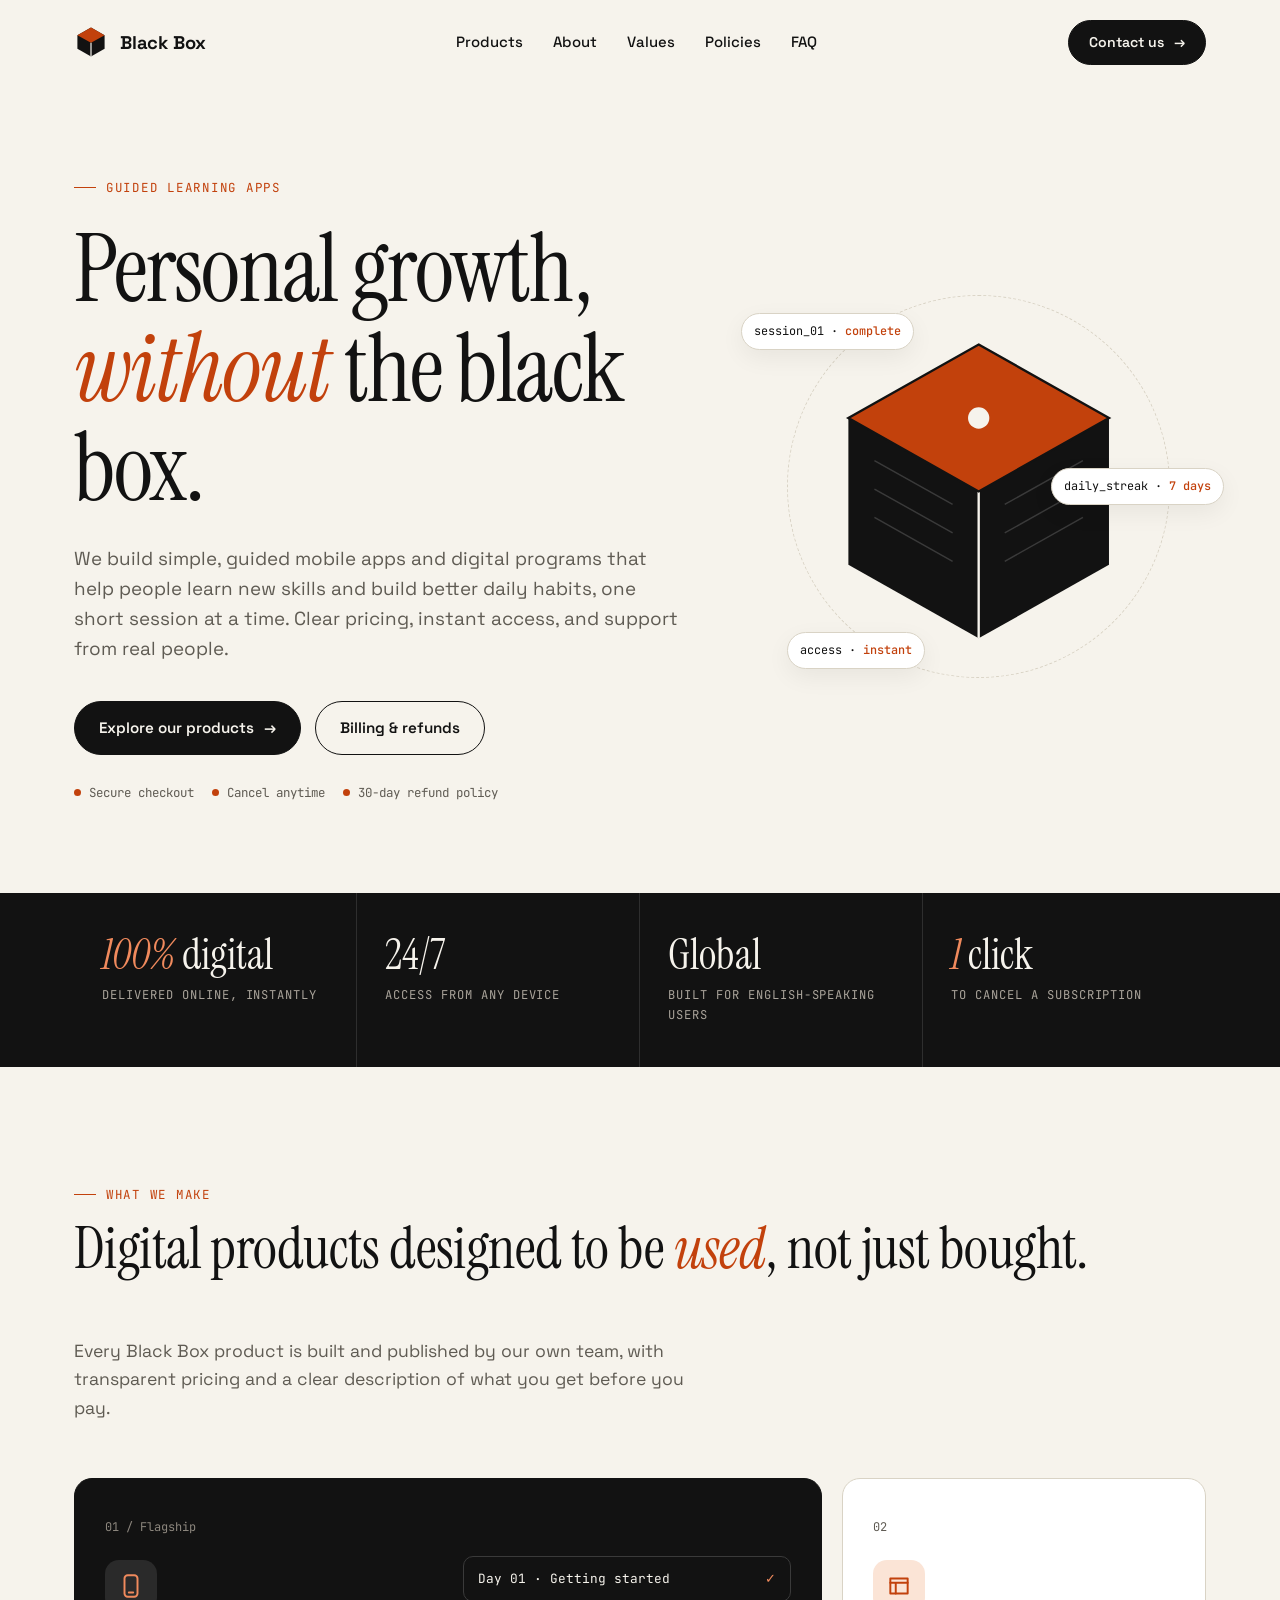
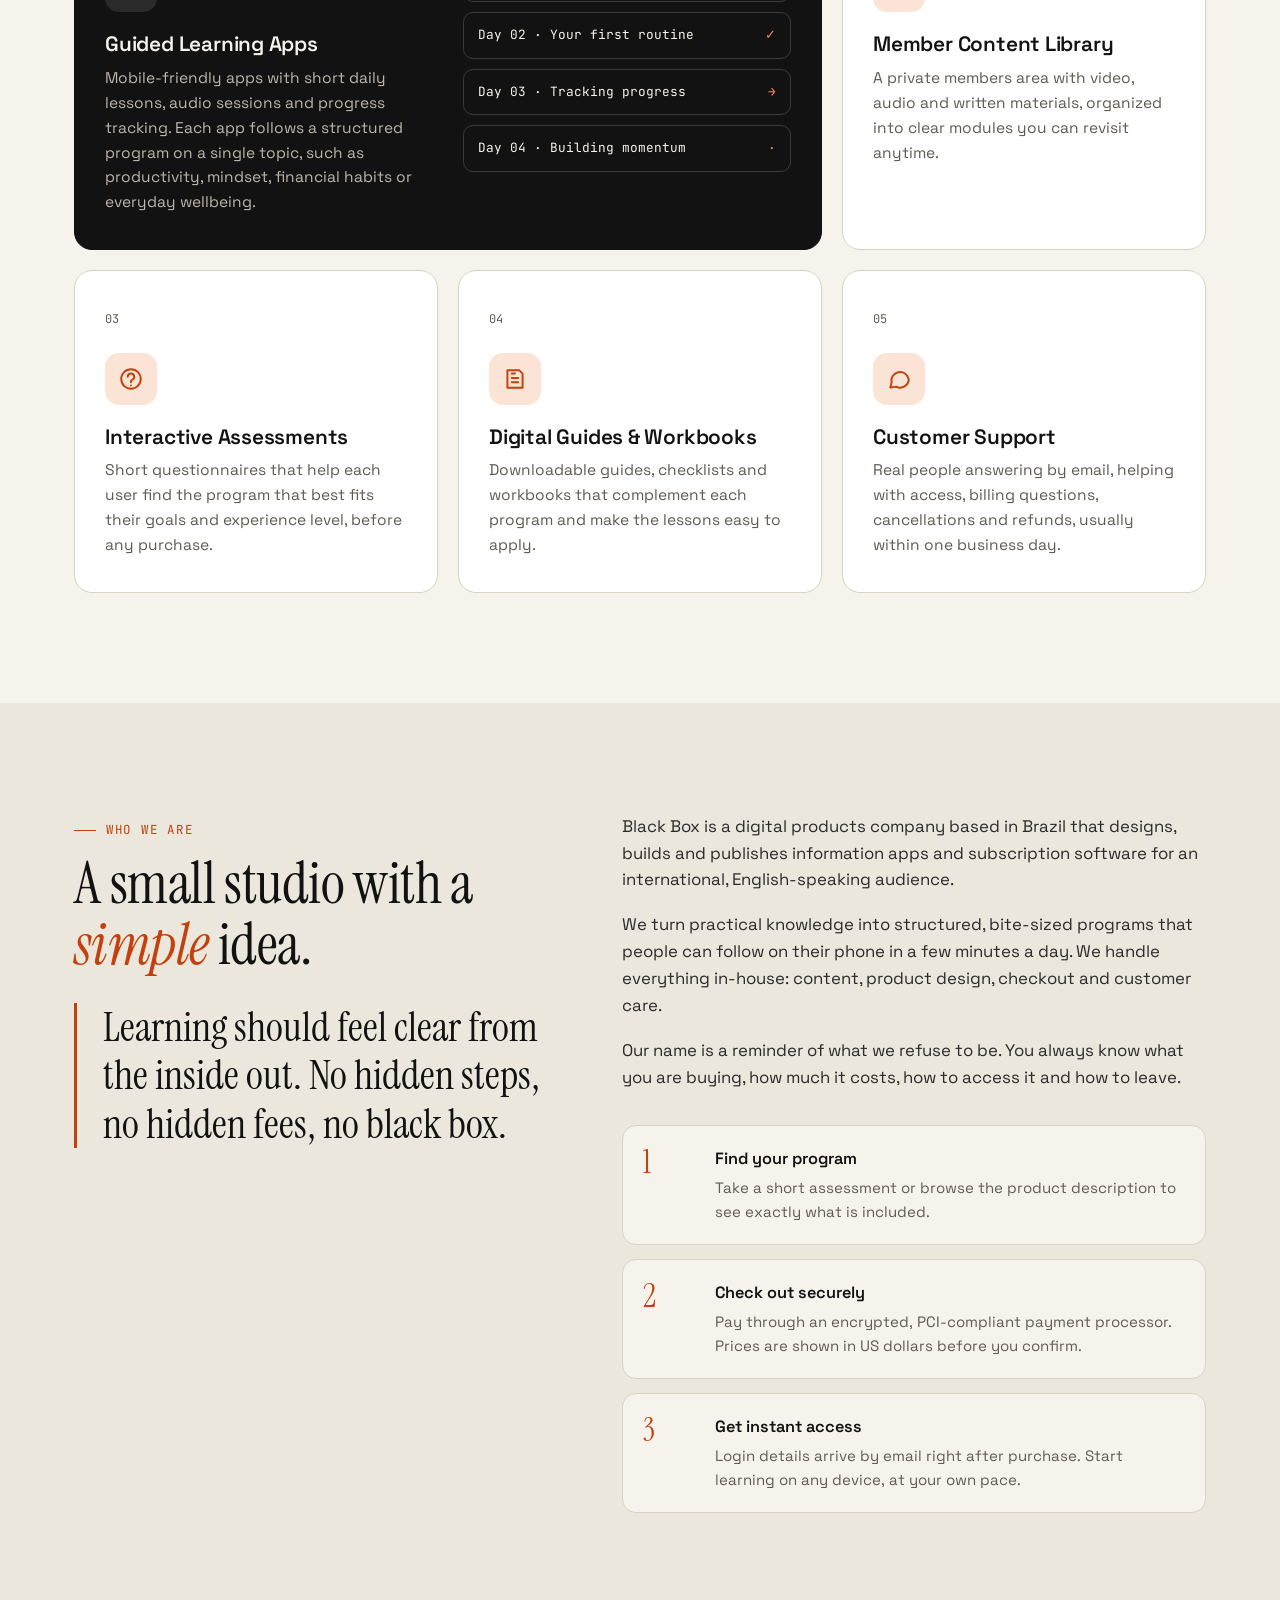
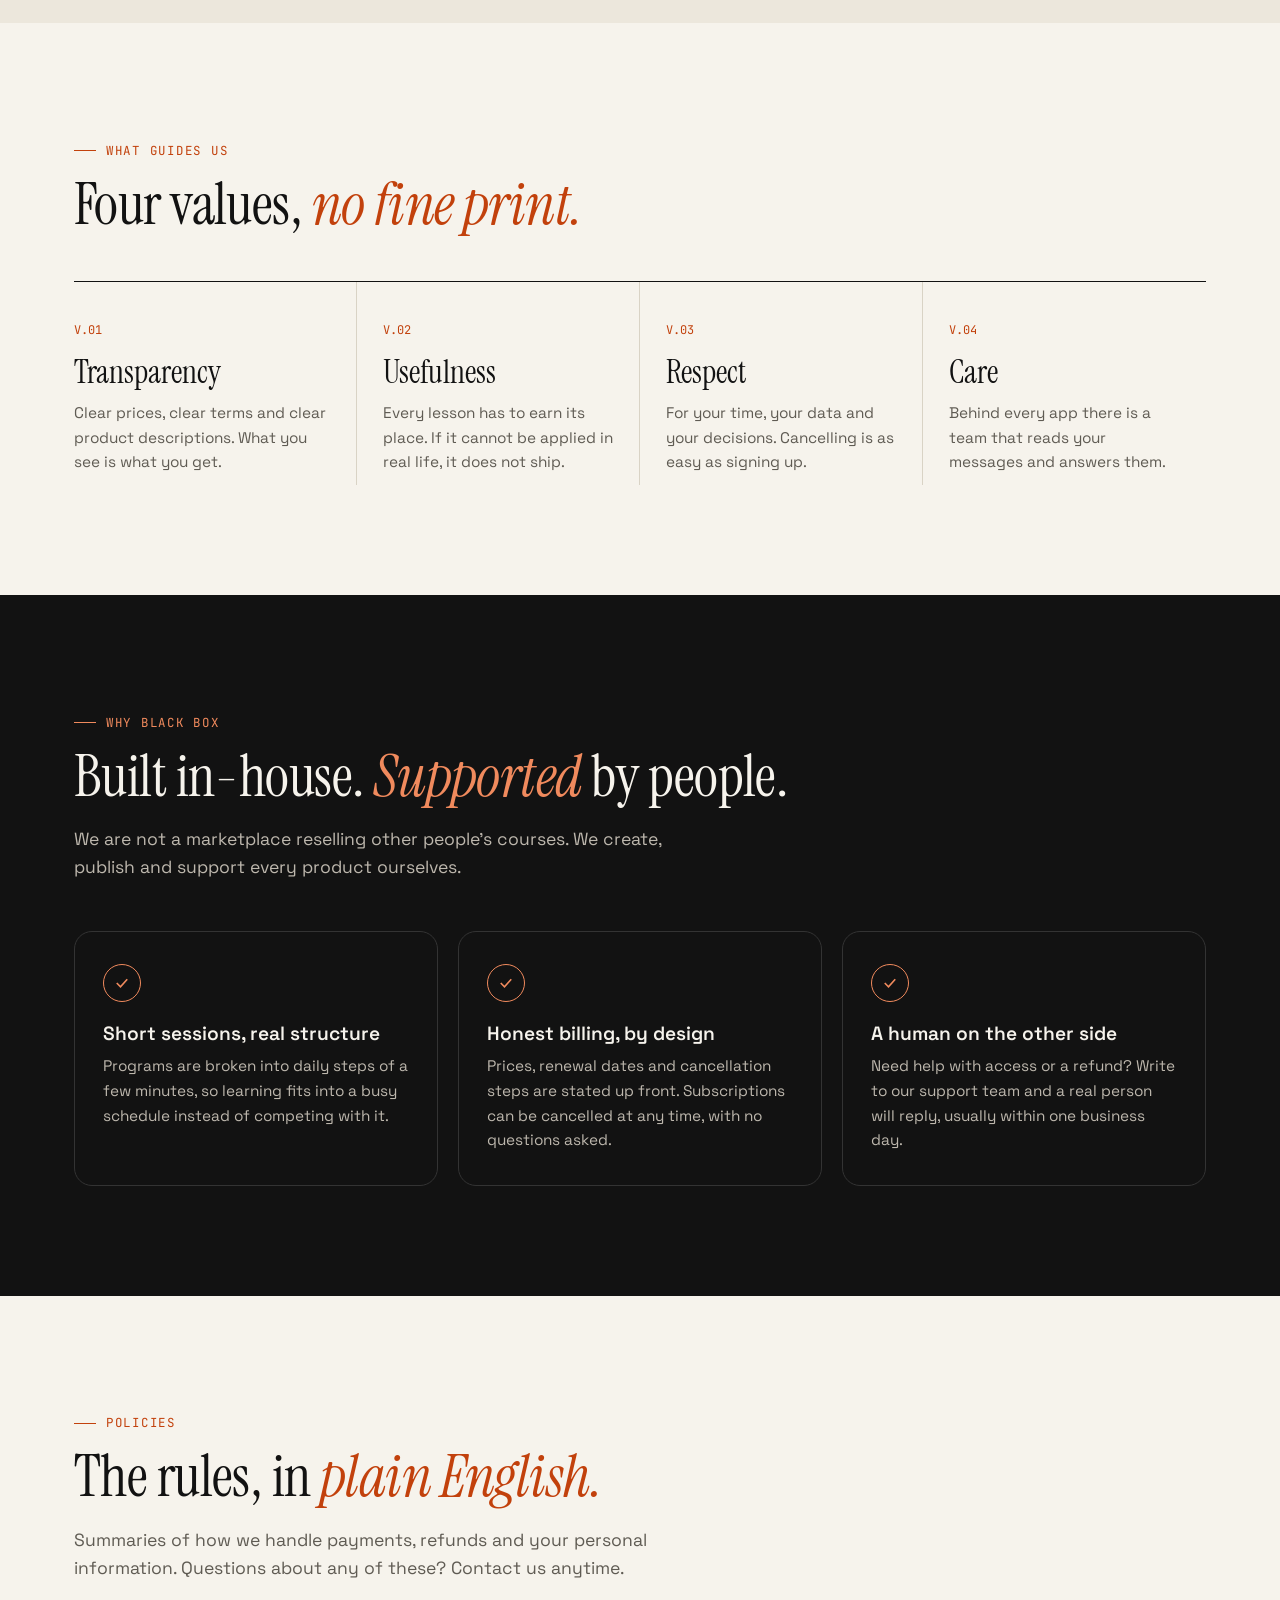
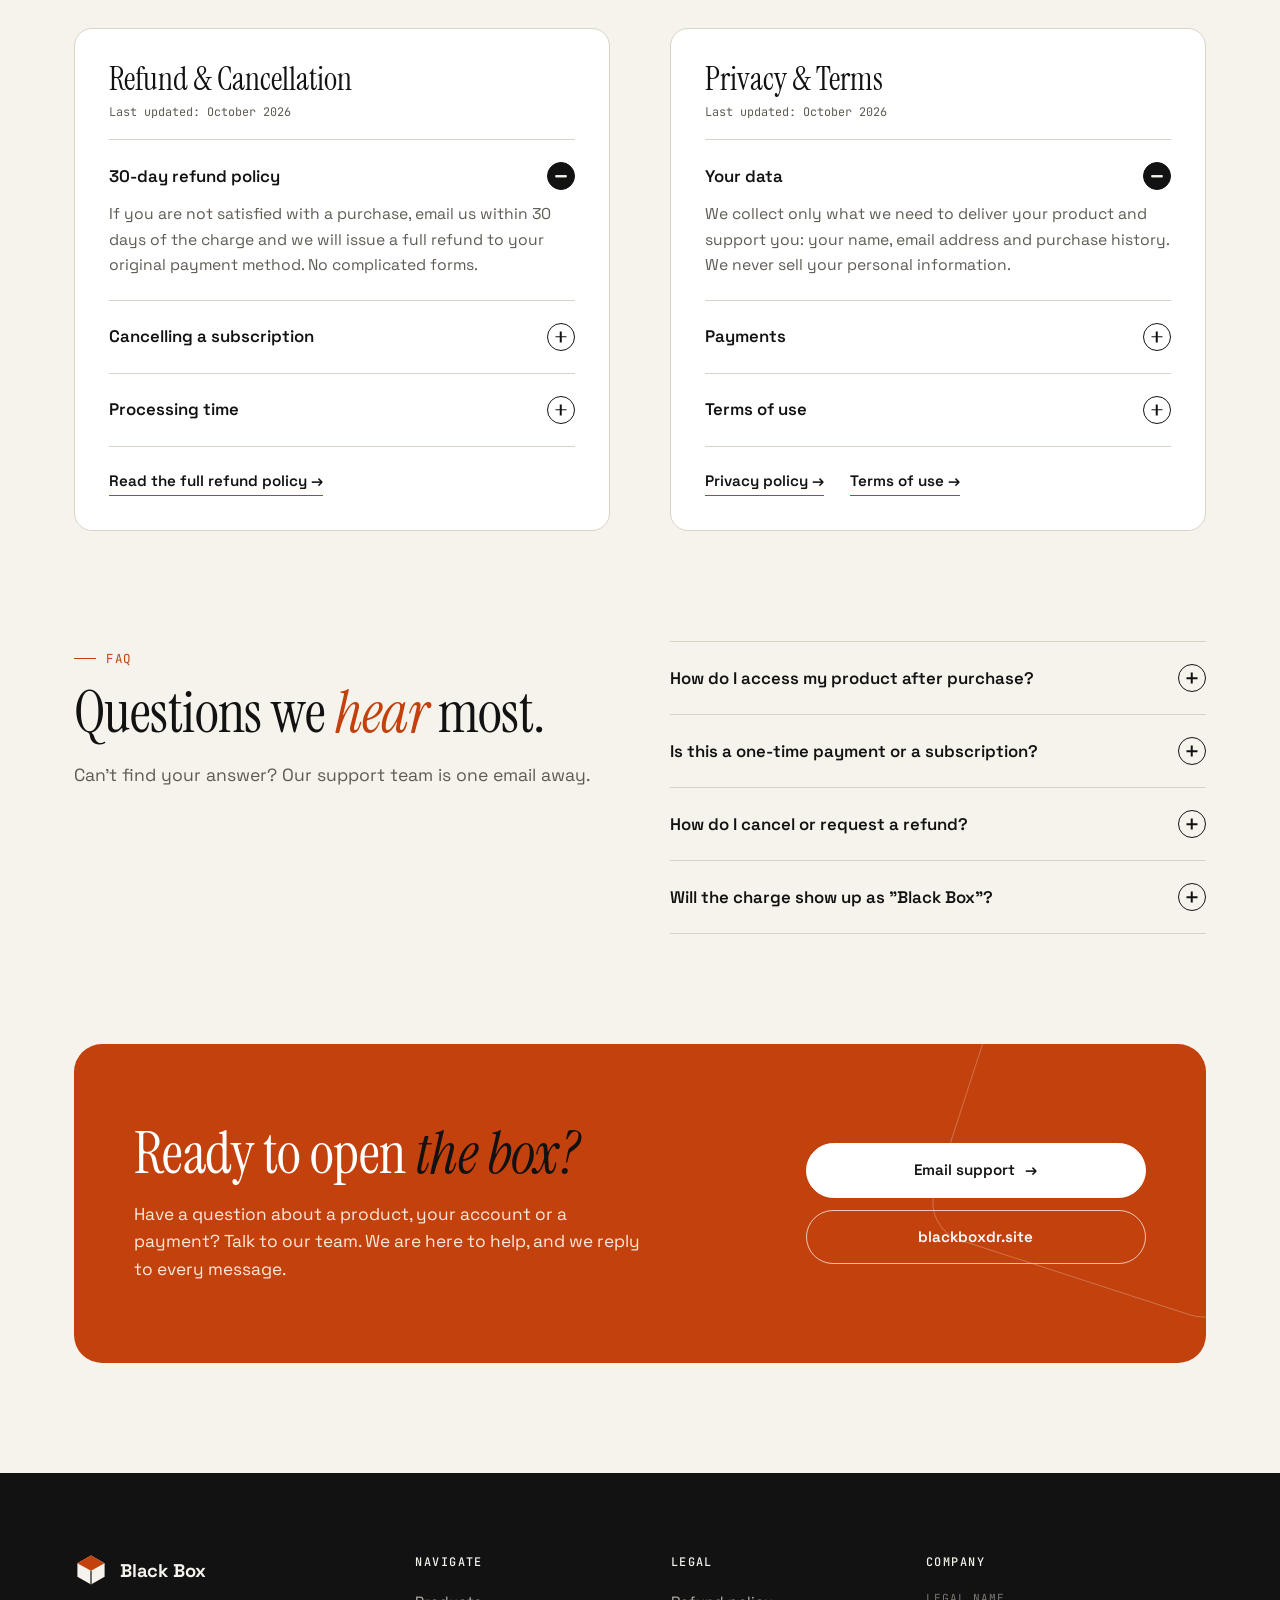
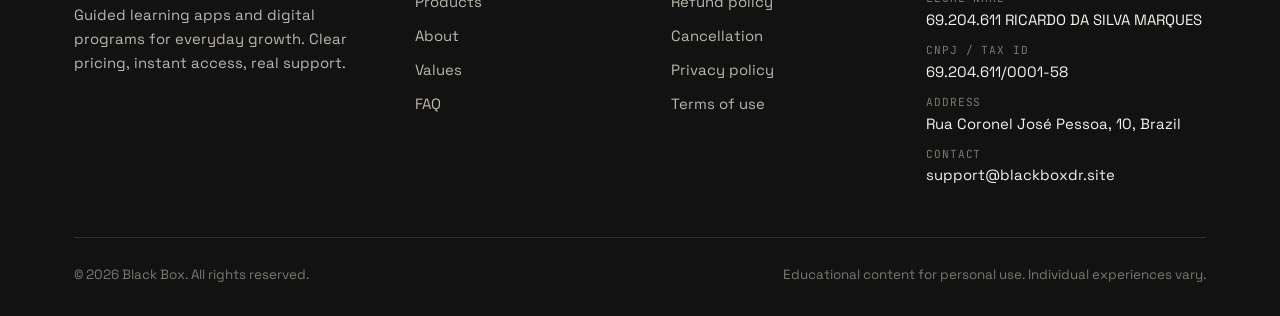
<file: index.html>
<!DOCTYPE html>
<html lang="en">
<head>
<meta charset="UTF-8">
<meta name="viewport" content="width=device-width, initial-scale=1.0">
<title>Black Box | Guided Learning Apps</title>
<meta name="description" content="Black Box builds and publishes guided mobile apps and digital learning programs for personal development and everyday habits. Clear pricing, instant access, real support.">
<link rel="preconnect" href="https://fonts.googleapis.com">
<link rel="preconnect" href="https://fonts.gstatic.com" crossorigin>
<link href="https://fonts.googleapis.com/css2?family=Instrument+Serif:ital@0;1&family=Space+Grotesk:wght@400;500;600;700&family=JetBrains+Mono:wght@400;500&display=swap" rel="stylesheet">
<link rel="stylesheet" href="styles.css">
</head>
<body>

<header id="top">
  <div class="wrap nav">
    <a href="#top" class="logo" aria-label="Black Box home">
      <svg class="logo-mark" viewBox="0 0 40 40" aria-hidden="true">
        <path d="M20 3 36 12v16L20 37 4 28V12Z" fill="#121212"/>
        <path d="M20 3 36 12 20 21 4 12Z" fill="#c2410c"/>
        <path d="M20 21v16" stroke="#f6f3ec" stroke-width="1.4"/>
      </svg>
      Black Box
    </a>
    <ul class="nav-links" id="navLinks">
      <li><a href="#products">Products</a></li>
      <li><a href="#about">About</a></li>
      <li><a href="#values">Values</a></li>
      <li><a href="#policies">Policies</a></li>
      <li><a href="#faq">FAQ</a></li>
    </ul>
    <a href="#contact" class="btn btn-dark">Contact us <span class="arr">→</span></a>
    <button class="burger" id="burger" aria-label="Open menu" aria-expanded="false"><span></span><span></span><span></span></button>
  </div>
</header>

<main>
  <!-- HERO -->
  <section class="hero">
    <div class="wrap hero-grid">
      <div>
        <span class="eyebrow reveal">Guided learning apps</span>
        <h1 class="reveal d1">Personal growth, <em>without</em> the black box.</h1>
        <p class="lead reveal d2">We build simple, guided mobile apps and digital programs that help people learn new skills and build better daily habits, one short session at a time. Clear pricing, instant access, and support from real people.</p>
        <div class="hero-ctas reveal d3">
          <a href="#products" class="btn btn-dark">Explore our products <span class="arr">→</span></a>
          <a href="refund.html" class="btn btn-ghost">Billing &amp; refunds</a>
        </div>
        <div class="hero-note reveal d4">
          <span>Secure checkout</span>
          <span>Cancel anytime</span>
          <span>30-day refund policy</span>
        </div>
      </div>
      <div class="cube-stage reveal d2" aria-hidden="true">
        <svg viewBox="0 0 300 300">
          <path d="M150 30 260 92v124L150 278 40 216V92Z" fill="#121212"/>
          <path d="M150 30 260 92 150 154 40 92Z" fill="#c2410c"/>
          <path d="M150 154v124" stroke="#f6f3ec" stroke-width="2"/>
          <path d="M150 30 260 92 150 154 40 92Z" fill="none" stroke="#121212" stroke-width="2"/>
          <g stroke="#3a3a3a" stroke-width="1.2">
            <path d="M62 128l66 37M62 152l66 37M62 176l66 37"/>
            <path d="M238 128l-66 37M238 152l-66 37M238 176l-66 37"/>
          </g>
          <circle cx="150" cy="92" r="9" fill="#f6f3ec"/>
        </svg>
        <div class="tag t1">session_01 · <b>complete</b></div>
        <div class="tag t2">daily_streak · <b>7 days</b></div>
        <div class="tag t3">access · <b>instant</b></div>
      </div>
    </div>
  </section>

  <!-- FACTS -->
  <section class="facts" aria-label="Highlights">
    <div class="wrap facts-grid">
      <div class="fact reveal"><div class="big"><em>100%</em> digital</div><div class="lbl">Delivered online, instantly</div></div>
      <div class="fact reveal d1"><div class="big">24/7</div><div class="lbl">Access from any device</div></div>
      <div class="fact reveal d2"><div class="big">Global</div><div class="lbl">Built for English-speaking users</div></div>
      <div class="fact reveal d3"><div class="big"><em>1</em> click</div><div class="lbl">To cancel a subscription</div></div>
    </div>
  </section>

  <!-- PRODUCTS -->
  <section id="products">
    <div class="wrap">
      <div class="section-head">
        <div>
          <span class="eyebrow reveal">What we make</span>
          <h2 class="reveal d1">Digital products designed to be <em>used</em>, not just bought.</h2>
        </div>
        <p class="lead reveal d2">Every Black Box product is built and published by our own team, with transparent pricing and a clear description of what you get before you pay.</p>
      </div>

      <div class="products-grid">
        <article class="card feature reveal">
          <div>
            <span class="num">01 / Flagship</span>
            <div class="ico"><svg viewBox="0 0 24 24"><rect x="6" y="2" width="12" height="20" rx="3"/><path d="M10 18h4"/></svg></div>
            <h3>Guided Learning Apps</h3>
            <p>Mobile-friendly apps with short daily lessons, audio sessions and progress tracking. Each app follows a structured program on a single topic, such as productivity, mindset, financial habits or everyday wellbeing.</p>
          </div>
          <div class="flow" aria-hidden="true">
            <div><span>Day 01 · Getting started</span><span>✓</span></div>
            <div><span>Day 02 · Your first routine</span><span>✓</span></div>
            <div><span>Day 03 · Tracking progress</span><span>→</span></div>
            <div><span>Day 04 · Building momentum</span><span>·</span></div>
          </div>
        </article>

        <article class="card reveal d1">
          <span class="num">02</span>
          <div class="ico"><svg viewBox="0 0 24 24"><path d="M4 5h16v14H4z"/><path d="M4 9h16M9 9v10"/></svg></div>
          <h3>Member Content Library</h3>
          <p>A private members area with video, audio and written materials, organized into clear modules you can revisit anytime.</p>
        </article>

        <article class="card reveal">
          <span class="num">03</span>
          <div class="ico"><svg viewBox="0 0 24 24"><circle cx="12" cy="12" r="9"/><path d="M9 10a3 3 0 1 1 4 2.8c-.7.3-1 .8-1 1.5V15M12 18h.01"/></svg></div>
          <h3>Interactive Assessments</h3>
          <p>Short questionnaires that help each user find the program that best fits their goals and experience level, before any purchase.</p>
        </article>

        <article class="card reveal d1">
          <span class="num">04</span>
          <div class="ico"><svg viewBox="0 0 24 24"><path d="M5 4h11l3 3v13H5z"/><path d="M9 11h6M9 15h6M9 7h3"/></svg></div>
          <h3>Digital Guides &amp; Workbooks</h3>
          <p>Downloadable guides, checklists and workbooks that complement each program and make the lessons easy to apply.</p>
        </article>

        <article class="card reveal d2">
          <span class="num">05</span>
          <div class="ico"><svg viewBox="0 0 24 24"><path d="M21 12a8 8 0 0 1-11.8 7L4 20l1.1-4.6A8 8 0 1 1 21 12Z"/></svg></div>
          <h3>Customer Support</h3>
          <p>Real people answering by email, helping with access, billing questions, cancellations and refunds, usually within one business day.</p>
        </article>
      </div>
    </div>
  </section>

  <!-- ABOUT -->
  <section id="about" class="about">
    <div class="wrap about-grid">
      <div>
        <span class="eyebrow reveal">Who we are</span>
        <h2 class="reveal d1">A small studio with a <em>simple</em> idea.</h2>
        <p class="about-quote reveal d2">Learning should feel clear from the inside out. No hidden steps, no hidden fees, no black box.</p>
      </div>
      <div class="about-body">
        <p class="reveal">Black Box is a digital products company based in Brazil that designs, builds and publishes information apps and subscription software for an international, English-speaking audience.</p>
        <p class="reveal d1">We turn practical knowledge into structured, bite-sized programs that people can follow on their phone in a few minutes a day. We handle everything in-house: content, product design, checkout and customer care.</p>
        <p class="reveal d2">Our name is a reminder of what we refuse to be. You always know what you are buying, how much it costs, how to access it and how to leave.</p>
        <div class="steps">
          <div class="step reveal"><span class="n">1</span><div><h4>Find your program</h4><p>Take a short assessment or browse the product description to see exactly what is included.</p></div></div>
          <div class="step reveal d1"><span class="n">2</span><div><h4>Check out securely</h4><p>Pay through an encrypted, PCI-compliant payment processor. Prices are shown in US dollars before you confirm.</p></div></div>
          <div class="step reveal d2"><span class="n">3</span><div><h4>Get instant access</h4><p>Login details arrive by email right after purchase. Start learning on any device, at your own pace.</p></div></div>
        </div>
      </div>
    </div>
  </section>

  <!-- VALUES -->
  <section id="values">
    <div class="wrap">
      <span class="eyebrow reveal">What guides us</span>
      <h2 class="reveal d1">Four values, <em>no fine print.</em></h2>
      <div class="values-grid" style="margin-top:46px">
        <div class="value reveal"><span class="k">V.01</span><h3>Transparency</h3><p>Clear prices, clear terms and clear product descriptions. What you see is what you get.</p></div>
        <div class="value reveal d1"><span class="k">V.02</span><h3>Usefulness</h3><p>Every lesson has to earn its place. If it cannot be applied in real life, it does not ship.</p></div>
        <div class="value reveal d2"><span class="k">V.03</span><h3>Respect</h3><p>For your time, your data and your decisions. Cancelling is as easy as signing up.</p></div>
        <div class="value reveal d3"><span class="k">V.04</span><h3>Care</h3><p>Behind every app there is a team that reads your messages and answers them.</p></div>
      </div>
    </div>
  </section>

  <!-- WHY -->
  <section class="why">
    <div class="wrap">
      <span class="eyebrow reveal">Why Black Box</span>
      <h2 class="reveal d1">Built in-house. <em>Supported</em> by people.</h2>
      <p class="lead reveal d2">We are not a marketplace reselling other people's courses. We create, publish and support every product ourselves.</p>
      <div class="why-grid">
        <div class="why-item reveal">
          <div class="chk"><svg viewBox="0 0 24 24"><path d="M5 12l5 5 9-10"/></svg></div>
          <h3>Short sessions, real structure</h3>
          <p>Programs are broken into daily steps of a few minutes, so learning fits into a busy schedule instead of competing with it.</p>
        </div>
        <div class="why-item reveal d1">
          <div class="chk"><svg viewBox="0 0 24 24"><path d="M5 12l5 5 9-10"/></svg></div>
          <h3>Honest billing, by design</h3>
          <p>Prices, renewal dates and cancellation steps are stated up front. Subscriptions can be cancelled at any time, with no questions asked.</p>
        </div>
        <div class="why-item reveal d2">
          <div class="chk"><svg viewBox="0 0 24 24"><path d="M5 12l5 5 9-10"/></svg></div>
          <h3>A human on the other side</h3>
          <p>Need help with access or a refund? Write to our support team and a real person will reply, usually within one business day.</p>
        </div>
      </div>
    </div>
  </section>

  <!-- POLICIES -->
  <section id="policies">
    <div class="wrap">
      <span class="eyebrow reveal">Policies</span>
      <h2 class="reveal d1">The rules, in <em>plain English.</em></h2>
      <p class="lead reveal d2" style="margin-bottom:46px">Summaries of how we handle payments, refunds and your personal information. Questions about any of these? Contact us anytime.</p>
      <div class="two-col">
        <div class="policy-box reveal">
          <h3>Refund &amp; Cancellation</h3>
          <p class="upd">Last updated: October 2026</p>
          <details open>
            <summary>30-day refund policy <span class="pm"></span></summary>
            <div class="ans"><p>If you are not satisfied with a purchase, email us within 30 days of the charge and we will issue a full refund to your original payment method. No complicated forms.</p></div>
          </details>
          <details>
            <summary>Cancelling a subscription <span class="pm"></span></summary>
            <div class="ans"><p>You can cancel at any time from your account area or by emailing support. Cancellation stops all future charges, and you keep access until the end of the current billing period.</p></div>
          </details>
          <details>
            <summary>Processing time <span class="pm"></span></summary>
            <div class="ans"><p>Approved refunds are processed within five business days. Depending on your bank, the amount may take five to ten business days to appear on your statement.</p></div>
          </details>
          <a href="refund.html" class="policy-link">Read the full refund policy →</a>
        </div>
        <div class="policy-box reveal d1">
          <h3>Privacy &amp; Terms</h3>
          <p class="upd">Last updated: October 2026</p>
          <details open>
            <summary>Your data <span class="pm"></span></summary>
            <div class="ans"><p>We collect only what we need to deliver your product and support you: your name, email address and purchase history. We never sell your personal information.</p></div>
          </details>
          <details>
            <summary>Payments <span class="pm"></span></summary>
            <div class="ans"><p>Payments are handled by a PCI-DSS compliant third-party processor. Black Box never stores your full card details on its own servers.</p></div>
          </details>
          <details>
            <summary>Terms of use <span class="pm"></span></summary>
            <div class="ans"><p>Our products provide educational and informational content for personal use. They are not a substitute for professional medical, financial, legal or psychological advice. Individual experiences vary.</p><p>Access is personal and non-transferable. Content may not be redistributed or resold.</p></div>
          </details>
          <a href="privacy.html" class="policy-link">Privacy policy →</a>
          <a href="terms.html" class="policy-link">Terms of use →</a>
        </div>
      </div>
    </div>
  </section>

  <!-- FAQ -->
  <section id="faq" style="padding-top:0">
    <div class="wrap two-col">
      <div>
        <span class="eyebrow reveal">FAQ</span>
        <h2 class="reveal d1">Questions we <em>hear</em> most.</h2>
        <p class="lead reveal d2">Can't find your answer? Our support team is one email away.</p>
      </div>
      <div class="reveal d1">
        <details>
          <summary>How do I access my product after purchase? <span class="pm"></span></summary>
          <div class="ans"><p>Right after checkout you receive an email with your login details and a link to the app or members area. Access is instant and works on phone, tablet and desktop.</p></div>
        </details>
        <details>
          <summary>Is this a one-time payment or a subscription? <span class="pm"></span></summary>
          <div class="ans"><p>It depends on the product. Each checkout page clearly states whether the price is a one-time payment or a recurring subscription, along with the billing frequency and amount.</p></div>
        </details>
        <details>
          <summary>How do I cancel or request a refund? <span class="pm"></span></summary>
          <div class="ans"><p>Send an email to our support address with the email used at purchase. We will confirm the cancellation or process your refund according to our 30-day refund policy.</p></div>
        </details>
        <details>
          <summary>Will the charge show up as "Black Box"? <span class="pm"></span></summary>
          <div class="ans"><p>Yes. Charges appear on your statement under the Black Box name, so you can always recognize your purchase.</p></div>
        </details>
      </div>
    </div>
  </section>

  <!-- CTA -->
  <section class="cta-band" id="contact">
    <div class="wrap">
      <div class="cta-inner reveal">
        <div>
          <h2>Ready to open <em>the box?</em></h2>
          <p>Have a question about a product, your account or a payment? Talk to our team. We are here to help, and we reply to every message.</p>
        </div>
        <div class="cta-actions">
          <a href="mailto:support@blackboxdr.site" class="btn btn-light">Email support <span class="arr">→</span></a>
          <a href="https://blackboxdr.site" class="btn btn-outline-light">blackboxdr.site</a>
        </div>
      </div>
    </div>
  </section>
</main>

<footer>
  <div class="wrap">
    <div class="foot-grid">
      <div>
        <a href="#top" class="logo">
          <svg class="logo-mark" viewBox="0 0 40 40" aria-hidden="true">
            <path d="M20 3 36 12v16L20 37 4 28V12Z" fill="#f6f3ec"/>
            <path d="M20 3 36 12 20 21 4 12Z" fill="#c2410c"/>
            <path d="M20 21v16" stroke="#121212" stroke-width="1.4"/>
          </svg>
          Black Box
        </a>
        <p>Guided learning apps and digital programs for everyday growth. Clear pricing, instant access, real support.</p>
      </div>
      <div>
        <h5>Navigate</h5>
        <ul>
          <li><a href="#products">Products</a></li>
          <li><a href="#about">About</a></li>
          <li><a href="#values">Values</a></li>
          <li><a href="#faq">FAQ</a></li>
        </ul>
      </div>
      <div>
        <h5>Legal</h5>
        <ul>
          <li><a href="refund.html">Refund policy</a></li>
          <li><a href="refund.html#cancellation">Cancellation</a></li>
          <li><a href="privacy.html">Privacy policy</a></li>
          <li><a href="terms.html">Terms of use</a></li>
        </ul>
      </div>
      <div class="legal">
        <h5>Company</h5>
        <dl>
          <div><dt>Legal name</dt><dd>69.204.611 RICARDO DA SILVA MARQUES</dd></div>
          <div><dt>CNPJ / Tax ID</dt><dd>69.204.611/0001-58</dd></div>
          <div><dt>Address</dt><dd>Rua Coronel José Pessoa, 10, Brazil</dd></div>
          <div><dt>Contact</dt><dd><a href="mailto:support@blackboxdr.site">support@blackboxdr.site</a></dd></div>
        </dl>
      </div>
    </div>
    <div class="foot-bottom">
      <span>© <span id="yr">2026</span> Black Box. All rights reserved.</span>
      <span>Educational content for personal use. Individual experiences vary.</span>
    </div>
  </div>
</footer>

<script src="script.js"></script>
</body>
</html>
</file>
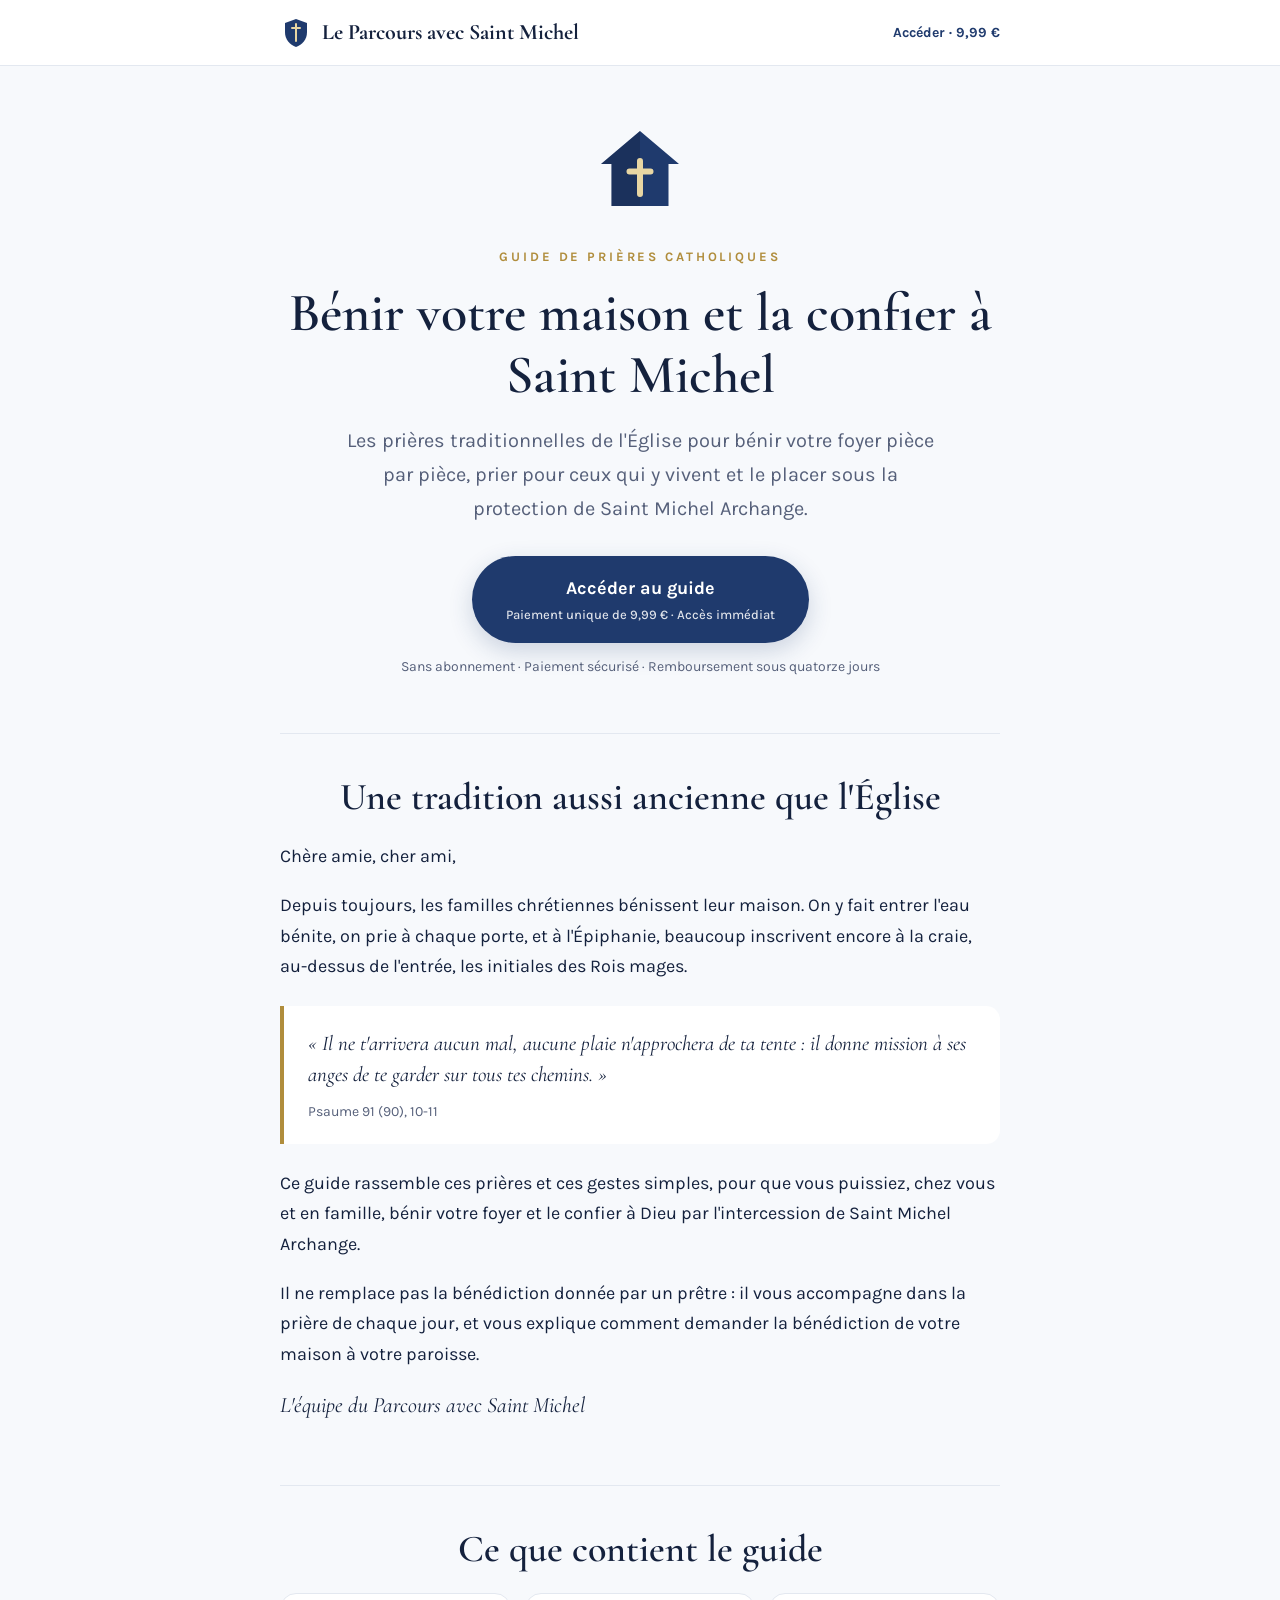
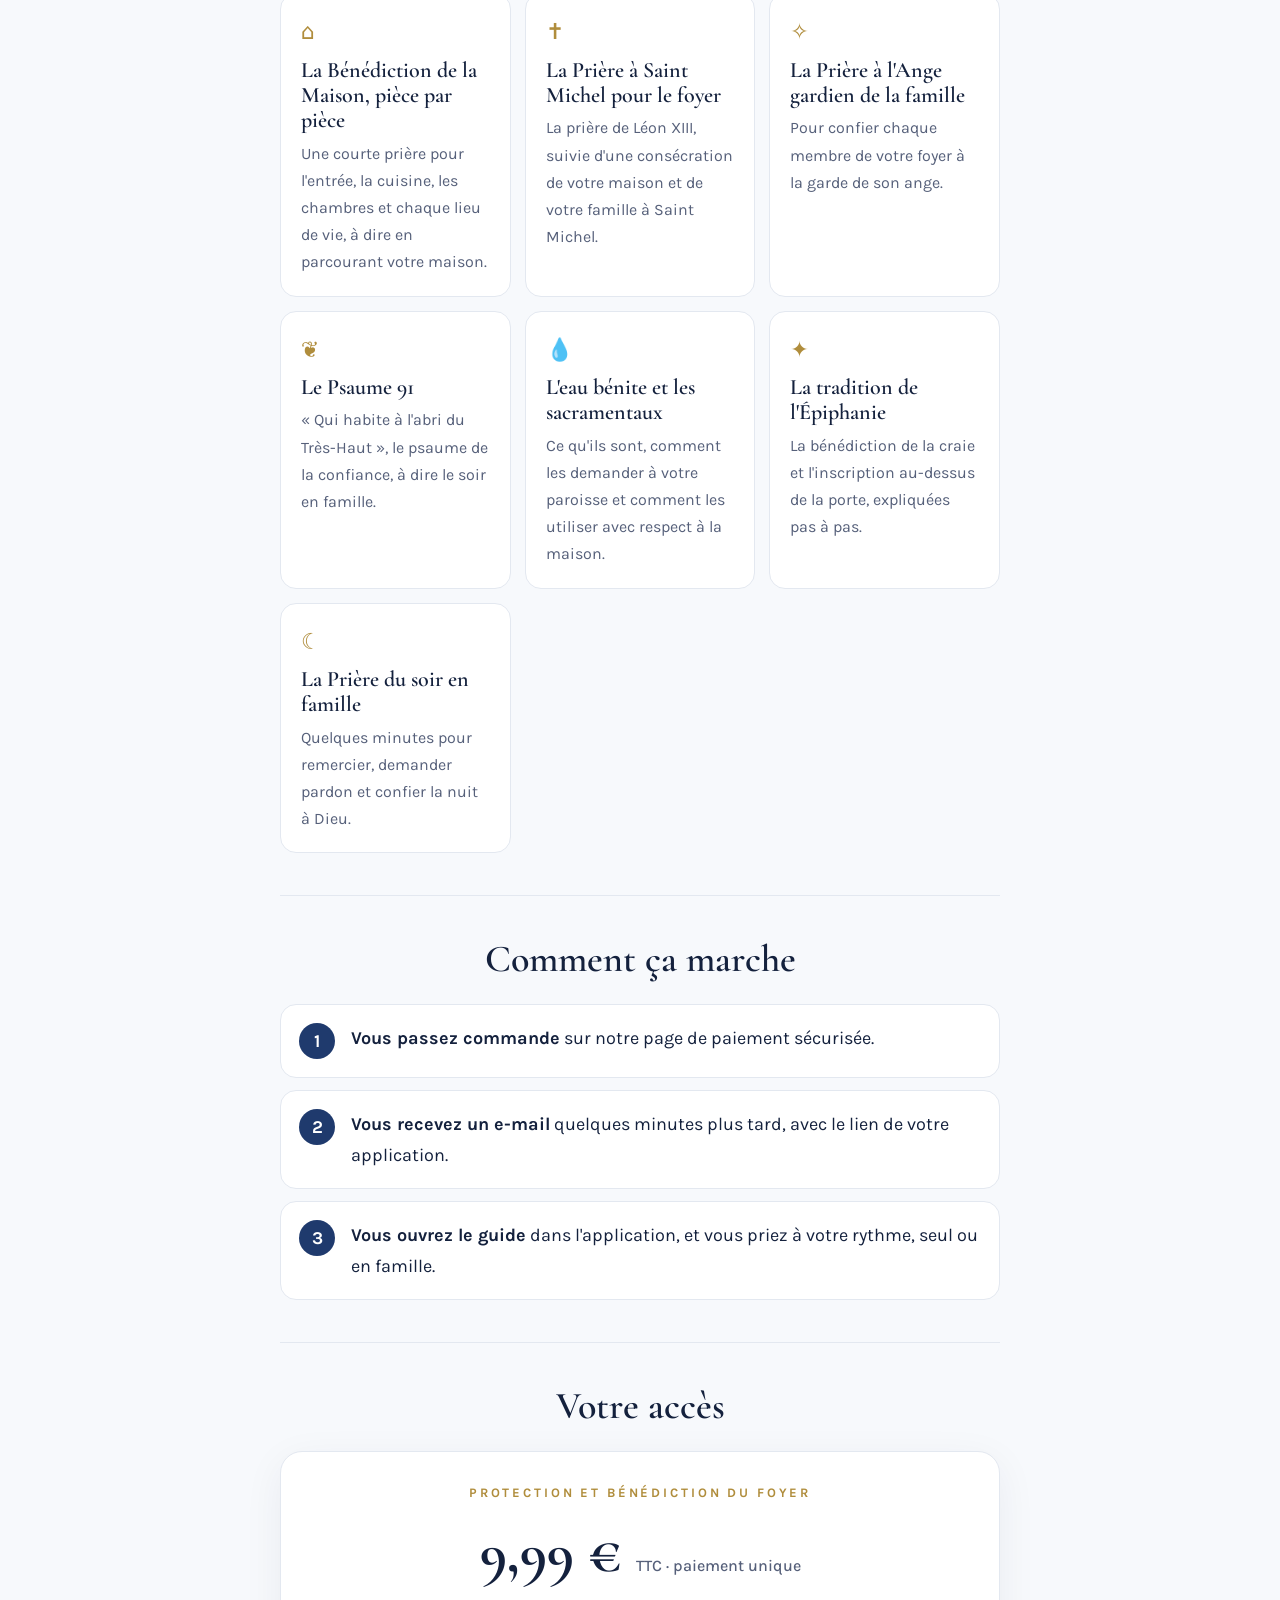
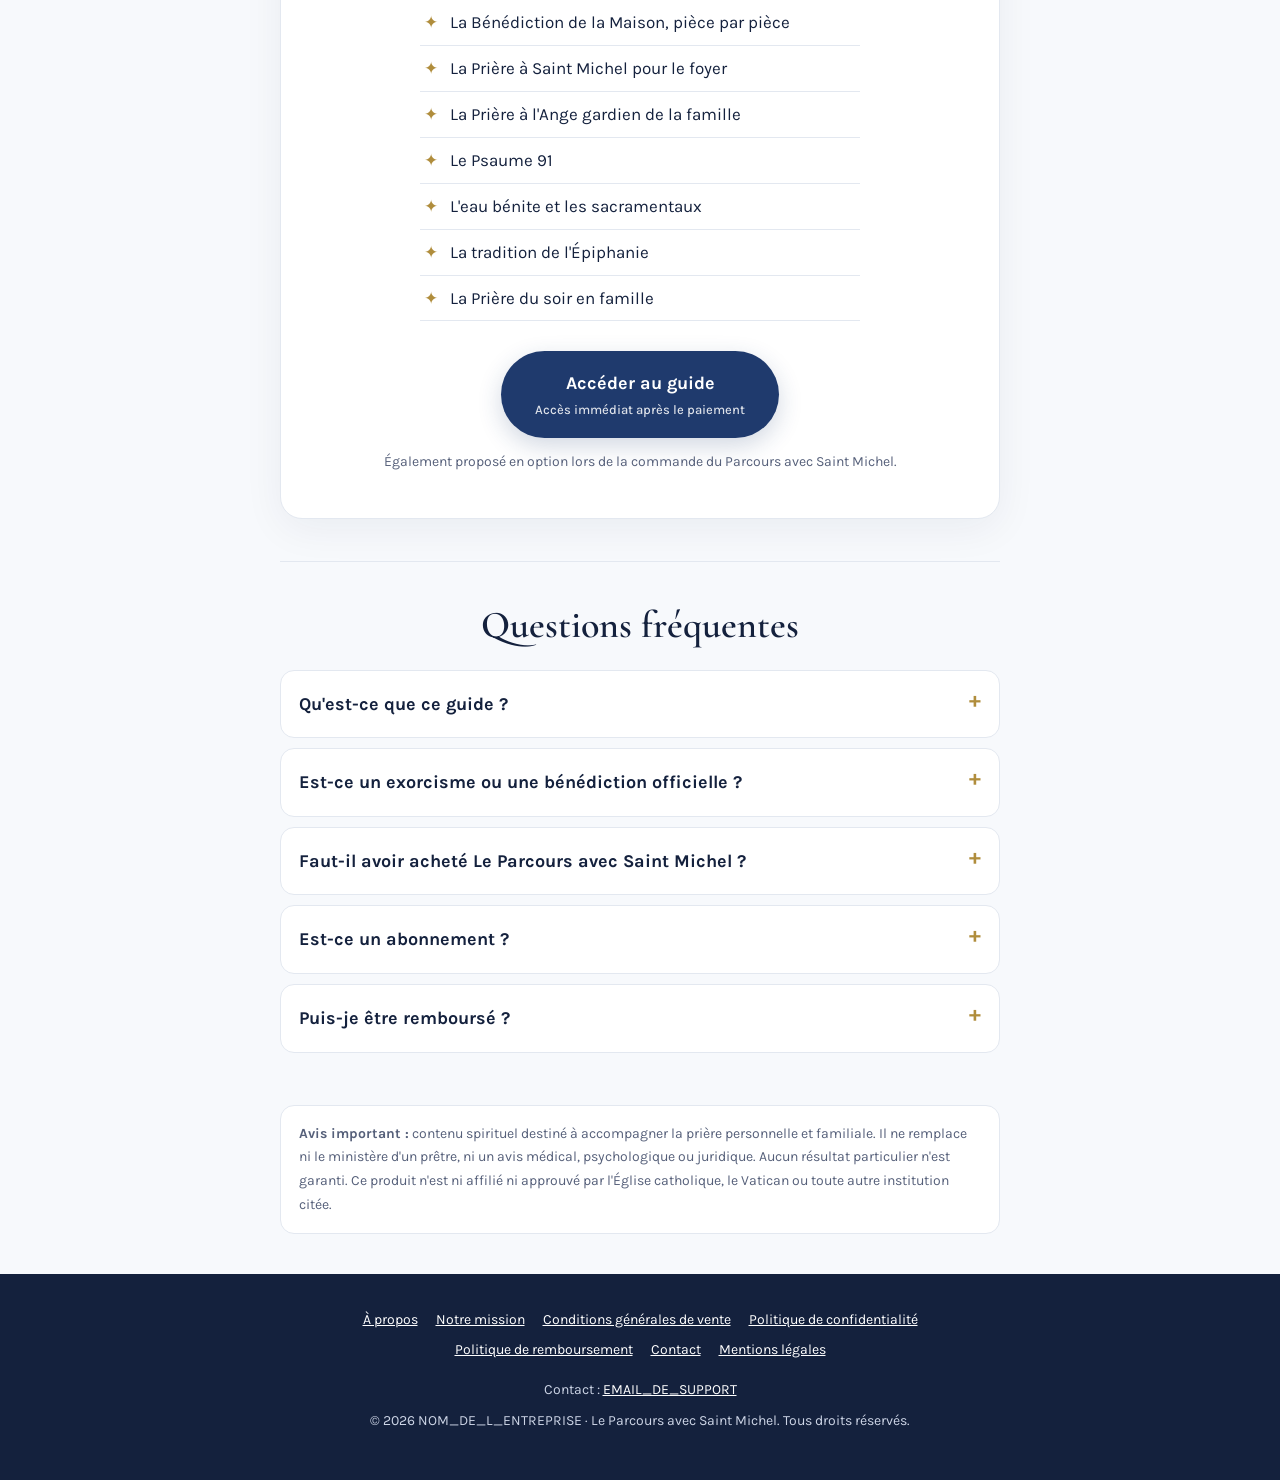
<file: protection-foyer/index.html>
<!doctype html>
<html lang="fr">
<head>
<meta charset="utf-8">
<meta name="viewport" content="width=device-width, initial-scale=1">
<title>Protection et Bénédiction du Foyer avec Saint Michel</title>
<meta name="description" content="Un guide de prières catholiques traditionnelles pour bénir votre maison et la confier à la protection de Saint Michel Archange. Paiement unique de 9,99 €.">
<link rel="preconnect" href="https://fonts.googleapis.com">
<link href="https://fonts.googleapis.com/css2?family=Cormorant+Garamond:wght@500;600;700&family=Karla:wght@400;500;700&display=swap" rel="stylesheet">
<style>
  :root{
    --bg:#f7f9fc; --paper:#ffffff; --ink:#14213d; --soft:#56607a; --line:#e3e8f0;
    --blue:#1f3a6d; --blue-dark:#14213d; --gold:#b08d3c; --gold-light:#f4ecd6;
    --serif:"Cormorant Garamond", Georgia, "Times New Roman", serif;
    --sans:"Karla", system-ui, -apple-system, "Segoe UI", sans-serif;
  }
  *{box-sizing:border-box}
  html{scroll-behavior:smooth}
  body{margin:0;background:var(--bg);color:var(--ink);font-family:var(--sans);font-size:18px;line-height:1.7}
  a{color:var(--blue)}
  .wrap{max-width:760px;margin:0 auto;padding:0 20px}
  header.top{background:var(--paper);border-bottom:1px solid var(--line)}
  header.top .wrap{display:flex;align-items:center;justify-content:space-between;gap:12px;padding-top:14px;padding-bottom:14px}
  .brand{display:flex;align-items:center;gap:10px;font-family:var(--serif);font-weight:700;font-size:22px;color:var(--ink);text-decoration:none}
  .brand svg{width:32px;height:32px;flex:none}
  .top a.mini{font-size:14px;font-weight:700;text-decoration:none}

  .hero{text-align:center;padding:56px 0 40px}
  .emblem{width:96px;height:96px;margin:0 auto 18px}
  .eyebrow{font-size:13px;letter-spacing:.22em;text-transform:uppercase;color:var(--gold);font-weight:700;margin:0}
  h1,h2,h3{font-family:var(--serif);font-weight:600;line-height:1.15;margin:0}
  h1{font-size:clamp(36px,6vw,54px);margin-top:14px}
  .hero p.lead{font-size:20px;color:var(--soft);max-width:600px;margin:18px auto 0}

  .btn{display:inline-block;background:var(--blue);color:#fff;text-decoration:none;font-weight:700;font-size:18px;padding:17px 34px;border-radius:999px;box-shadow:0 8px 24px rgba(31,58,109,.2)}
  .btn:hover{background:var(--blue-dark)}
  .btn small{display:block;font-weight:500;font-size:13px;opacity:.85}
  .cta{text-align:center;margin:30px 0 8px}
  .reassure{font-size:14px;color:var(--soft);margin-top:12px;text-align:center}

  section{padding:42px 0;border-top:1px solid var(--line)}
  section h2{font-size:clamp(28px,4.5vw,38px);text-align:center;margin-bottom:22px}
  .letter p{margin:0 0 18px}
  .letter .sign{font-family:var(--serif);font-style:italic;font-size:22px}
  blockquote{margin:24px 0;padding:22px 24px;background:var(--paper);border-left:4px solid var(--gold);border-radius:0 14px 14px 0;font-family:var(--serif);font-size:21px;line-height:1.5;font-style:italic}
  blockquote cite{display:block;margin-top:10px;font-family:var(--sans);font-style:normal;font-size:14px;color:var(--soft)}

  .grid{display:grid;grid-template-columns:repeat(auto-fit,minmax(220px,1fr));gap:14px}
  .card{background:var(--paper);border:1px solid var(--line);border-radius:16px;padding:20px}
  .card .ic{font-size:22px;color:var(--gold)}
  .card h3{font-size:22px;margin:6px 0 6px}
  .card p{margin:0;font-size:16px;color:var(--soft)}
  .tag{display:inline-block;font-size:12px;font-weight:700;letter-spacing:.08em;text-transform:uppercase;color:var(--gold);background:var(--gold-light);padding:3px 10px;border-radius:999px}

  .days{display:grid;grid-template-columns:repeat(auto-fit,minmax(200px,1fr));gap:10px}
  .day{background:var(--paper);border:1px solid var(--line);border-radius:14px;padding:14px 16px;font-size:16px}
  .day b{display:block;color:var(--blue);font-size:13px;letter-spacing:.1em;text-transform:uppercase}

  .steps{counter-reset:s;display:grid;gap:12px}
  .step{display:flex;gap:16px;align-items:flex-start;background:var(--paper);border:1px solid var(--line);border-radius:16px;padding:18px}
  .step::before{counter-increment:s;content:counter(s);flex:none;width:36px;height:36px;border-radius:50%;background:var(--blue);color:#fff;font-weight:700;display:flex;align-items:center;justify-content:center}
  .step p{margin:0}

  .offer{background:var(--paper);border:1px solid var(--line);border-radius:22px;padding:30px 24px;text-align:center;box-shadow:0 10px 40px rgba(20,33,61,.06)}
  .offer ul{list-style:none;padding:0;margin:18px auto 0;max-width:440px;text-align:left}
  .offer li{padding:8px 0 8px 30px;position:relative;border-bottom:1px solid var(--line);font-size:17px}
  .offer li::before{content:"✦";position:absolute;left:4px;color:var(--gold)}
  .amount{font-family:var(--serif);font-size:58px;font-weight:700;margin:20px 0 0;line-height:1}
  .amount span{font-family:var(--sans);font-size:16px;color:var(--soft);font-weight:500}

  details{background:var(--paper);border:1px solid var(--line);border-radius:14px;padding:4px 18px;margin-bottom:10px}
  summary{cursor:pointer;font-weight:700;padding:14px 0;list-style:none}
  summary::-webkit-details-marker{display:none}
  summary::after{content:"+";float:right;color:var(--gold);font-size:22px;line-height:1}
  details[open] summary::after{content:"–"}
  details p{margin:0 0 16px;color:var(--soft);font-size:16px}

  .notice{font-size:14px;color:var(--soft);background:var(--paper);border:1px solid var(--line);border-radius:14px;padding:16px 18px}

  footer{background:var(--blue-dark);color:#cdd5e6;padding:34px 0 40px;margin-top:40px;font-size:14px;text-align:center}
  footer nav{display:flex;flex-wrap:wrap;justify-content:center;gap:6px 18px;margin-bottom:18px}
  footer nav a{color:#ffffff}
  footer p{margin:8px 0;line-height:1.6}

  .page{display:none;position:fixed;inset:0;background:rgba(20,33,61,.55);z-index:10;overflow-y:auto;padding:24px 14px}
  .page:target{display:block}
  .page .box{max-width:720px;margin:0 auto;background:var(--paper);border-radius:18px;padding:28px 24px;font-size:16px}
  .page h2{font-size:32px;text-align:left;margin-bottom:10px}
  .page h3{font-family:var(--sans);font-size:17px;font-weight:700;margin:20px 0 4px}
  .page p{margin:0 0 10px;color:#3a4460}
  .page .close{display:inline-block;margin-bottom:12px;font-weight:700;text-decoration:none}
  @media (max-width:520px){ body{font-size:17px} .hero{padding-top:40px} .btn{width:100%} }
</style>
</head>
<body>

<header class="top">
  <div class="wrap">
    <a class="brand" href="#"><svg viewBox="0 0 64 64" aria-hidden="true"><path d="M32 4 54 12v18c0 15-9.5 25-22 30C19.5 55 10 45 10 30V12z" fill="#1f3a6d"/><path d="M32 14v34M24 22h16" stroke="#e8d6a3" stroke-width="4" stroke-linecap="round"/></svg>Le Parcours avec Saint Michel</a>
    <a class="mini" href="#offre">Accéder · 9,99 €</a>
  </div>
</header>

<main class="wrap">

  <div class="hero">
    <svg class="emblem" viewBox="0 0 64 64" aria-hidden="true"><path d="M32 6 6 28h7v28h38V28h7z" fill="#1f3a6d"/><path d="M32 6 6 28h7v28h19z" fill="#14213d" opacity=".35"/><path d="M32 26v22M25 33h14" stroke="#e8d6a3" stroke-width="4" stroke-linecap="round"/></svg>
    <p class="eyebrow">Guide de prières catholiques</p>
    <h1>Bénir votre maison et la confier à Saint Michel</h1>
    <p class="lead">Les prières traditionnelles de l'Église pour bénir votre foyer pièce par pièce, prier pour ceux qui y vivent et le placer sous la protection de Saint Michel Archange.</p>
    <div class="cta"><a class="btn" href="https://buy.stripe.com/bJe6oI09n0Loc7ia3Rcs800">Accéder au guide<small>Paiement unique de 9,99 € · Accès immédiat</small></a></div>
    <p class="reassure">Sans abonnement · Paiement sécurisé · Remboursement sous quatorze jours</p>
  </div>

  <section class="letter">
    <h2>Une tradition aussi ancienne que l'Église</h2>
    <p>Chère amie, cher ami,</p>
    <p>Depuis toujours, les familles chrétiennes bénissent leur maison. On y fait entrer l'eau bénite, on prie à chaque porte, et à l'Épiphanie, beaucoup inscrivent encore à la craie, au-dessus de l'entrée, les initiales des Rois mages.</p>
    <blockquote>« Il ne t'arrivera aucun mal, aucune plaie n'approchera de ta tente : il donne mission à ses anges de te garder sur tous tes chemins. »<cite>Psaume 91 (90), 10-11</cite></blockquote>
    <p>Ce guide rassemble ces prières et ces gestes simples, pour que vous puissiez, chez vous et en famille, bénir votre foyer et le confier à Dieu par l'intercession de Saint Michel Archange.</p>
    <p>Il ne remplace pas la bénédiction donnée par un prêtre : il vous accompagne dans la prière de chaque jour, et vous explique comment demander la bénédiction de votre maison à votre paroisse.</p>
    <p class="sign">L'équipe du Parcours avec Saint Michel</p>
  </section>

  <section>
    <h2>Ce que contient le guide</h2>
    <div class="grid">
      <div class="card"><div class="ic">⌂</div><h3>La Bénédiction de la Maison, pièce par pièce</h3><p>Une courte prière pour l'entrée, la cuisine, les chambres et chaque lieu de vie, à dire en parcourant votre maison.</p></div>
      <div class="card"><div class="ic">✝</div><h3>La Prière à Saint Michel pour le foyer</h3><p>La prière de Léon XIII, suivie d'une consécration de votre maison et de votre famille à Saint Michel.</p></div>
      <div class="card"><div class="ic">✧</div><h3>La Prière à l'Ange gardien de la famille</h3><p>Pour confier chaque membre de votre foyer à la garde de son ange.</p></div>
      <div class="card"><div class="ic">❦</div><h3>Le Psaume 91</h3><p>« Qui habite à l'abri du Très-Haut », le psaume de la confiance, à dire le soir en famille.</p></div>
      <div class="card"><div class="ic">💧</div><h3>L'eau bénite et les sacramentaux</h3><p>Ce qu'ils sont, comment les demander à votre paroisse et comment les utiliser avec respect à la maison.</p></div>
      <div class="card"><div class="ic">✦</div><h3>La tradition de l'Épiphanie</h3><p>La bénédiction de la craie et l'inscription au-dessus de la porte, expliquées pas à pas.</p></div>
      <div class="card"><div class="ic">☾</div><h3>La Prière du soir en famille</h3><p>Quelques minutes pour remercier, demander pardon et confier la nuit à Dieu.</p></div>
    </div>
  </section>

  <section>
    <h2>Comment ça marche</h2>
    <div class="steps">
      <div class="step"><p><b>Vous passez commande</b> sur notre page de paiement sécurisée.</p></div>
      <div class="step"><p><b>Vous recevez un e-mail</b> quelques minutes plus tard, avec le lien de votre application.</p></div>
      <div class="step"><p><b>Vous ouvrez le guide</b> dans l'application, et vous priez à votre rythme, seul ou en famille.</p></div>
    </div>
  </section>

  <section id="offre">
    <h2>Votre accès</h2>
    <div class="offer">
      <p class="eyebrow">Protection et Bénédiction du Foyer</p>
      <p class="amount">9,99 € <span>TTC · paiement unique</span></p>
      <ul>
        <li>La Bénédiction de la Maison, pièce par pièce</li>
        <li>La Prière à Saint Michel pour le foyer</li>
        <li>La Prière à l'Ange gardien de la famille</li>
        <li>Le Psaume 91</li>
        <li>L'eau bénite et les sacramentaux</li>
        <li>La tradition de l'Épiphanie</li>
        <li>La Prière du soir en famille</li>
      </ul>
      <div class="cta"><a class="btn" href="https://buy.stripe.com/bJe6oI09n0Loc7ia3Rcs800">Accéder au guide<small>Accès immédiat après le paiement</small></a></div>
      <p class="reassure">Également proposé en option lors de la commande du Parcours avec Saint Michel.</p>
    </div>
  </section>

  <section>
    <h2>Questions fréquentes</h2>
    <details><summary>Qu'est-ce que ce guide ?</summary><p>Un recueil de prières catholiques traditionnelles et d'explications simples pour bénir votre maison et prier pour votre famille, accessible dans l'application Le Parcours avec Saint Michel.</p></details>
    <details><summary>Est-ce un exorcisme ou une bénédiction officielle ?</summary><p>Non. Ce guide accompagne la prière personnelle et familiale. La bénédiction officielle d'une maison est donnée par un prêtre : le guide vous explique comment la demander à votre paroisse.</p></details>
    <details><summary>Faut-il avoir acheté Le Parcours avec Saint Michel ?</summary><p>Non. Le guide peut être acheté seul, ou ajouté en option lors de la commande du Parcours.</p></details>
    <details><summary>Est-ce un abonnement ?</summary><p>Non. Le paiement de 9,99 € est unique, sans aucun prélèvement ultérieur.</p></details>
    <details><summary>Puis-je être remboursé ?</summary><p>Oui. Écrivez-nous dans les quatorze jours suivant votre achat et nous vous remboursons intégralement.</p></details>
  </section>

  <div class="notice"><b>Avis important :</b> contenu spirituel destiné à accompagner la prière personnelle et familiale. Il ne remplace ni le ministère d'un prêtre, ni un avis médical, psychologique ou juridique. Aucun résultat particulier n'est garanti. Ce produit n'est ni affilié ni approuvé par l'Église catholique, le Vatican ou toute autre institution citée.</div>

</main>

<footer>
  <div class="wrap">
    <nav>
      <a href="#about">À propos</a>
      <a href="#mission">Notre mission</a>
      <a href="#cgv">Conditions générales de vente</a>
      <a href="#privacy">Politique de confidentialité</a>
      <a href="#refund">Politique de remboursement</a>
      <a href="#contact">Contact</a>
      <a href="#legal">Mentions légales</a>
    </nav>
    <p>Contact : <a href="mailto:EMAIL_DE_SUPPORT" style="color:#fff">EMAIL_DE_SUPPORT</a></p>
    <p>© 2026 NOM_DE_L_ENTREPRISE · Le Parcours avec Saint Michel. Tous droits réservés.</p>
  </div>
</footer>

<div class="page" id="about"><div class="box">
  <a class="close" href="#">← Retour</a>
  <h2>À propos</h2>
  <p>Le Parcours avec Saint Michel et le guide Protection et Bénédiction du Foyer sont édités par NOM_DE_L_ENTREPRISE. Elle rassemble des prières traditionnelles de l'Église catholique, des psaumes et des méditations pour accompagner une pratique quotidienne de la prière.</p>
</div></div>

<div class="page" id="mission"><div class="box">
  <a class="close" href="#">← Retour</a>
  <h2>Notre mission</h2>
  <p>Rendre la prière traditionnelle simple et accessible, quelques minutes par jour, depuis un téléphone. Nous proposons un accompagnement spirituel, fidèle à la tradition, sans promesse de résultat matériel.</p>
</div></div>

<div class="page" id="cgv"><div class="box">
  <a class="close" href="#">← Retour</a>
  <h2>Conditions générales de vente</h2>
  <h3>1. Objet</h3><p>Les présentes conditions régissent la vente de l'accès à l'application Le Parcours avec Saint Michel, proposée par NOM_DE_L_ENTREPRISE.</p>
  <h3>2. Prix</h3><p>Le Parcours avec Saint Michel : 27 € TTC, paiement unique. Guide « Protection et Bénédiction du Foyer avec Saint Michel » : 9,99 € TTC, paiement unique, vendu seul ou en option. Aucun abonnement n'est souscrit.</p>
  <h3>3. Commande et paiement</h3><p>La commande est passée sur une page de paiement sécurisée. Le paiement est traité par un prestataire de paiement tiers ; aucune donnée bancaire n'est conservée par l'éditeur.</p>
  <h3>4. Livraison</h3><p>Le produit est un contenu numérique. L'accès est envoyé par e-mail à l'adresse indiquée lors de la commande, en général quelques minutes après le paiement.</p>
  <h3>5. Remboursement</h3><p>Vous pouvez demander le remboursement intégral de votre achat dans les quatorze jours suivant la commande, sur simple e-mail.</p>
  <h3>6. Nature des contenus</h3><p>Les contenus sont de nature spirituelle. Ils ne remplacent pas un avis médical, psychologique, juridique ou financier, et aucun résultat particulier n'est garanti.</p>
  <h3>7. Propriété intellectuelle</h3><p>Les méditations, audios et visuels de l'application sont réservés à un usage personnel. Les textes liturgiques et bibliques appartiennent à la tradition de l'Église.</p>
  <h3>8. Contact et litiges</h3><p>Pour toute question : EMAIL_DE_SUPPORT. Une solution amiable sera recherchée en priorité. Le consommateur peut également recourir gratuitement à un médiateur de la consommation.</p>
</div></div>

<div class="page" id="privacy"><div class="box">
  <a class="close" href="#">← Retour</a>
  <h2>Politique de confidentialité</h2>
  <h3>Responsable du traitement</h3><p>NOM_DE_L_ENTREPRISE. Contact : EMAIL_DE_SUPPORT</p>
  <h3>Données collectées</h3><p>Lors de l'achat : nom, adresse e-mail et informations de paiement, traitées par notre prestataire de paiement. Dans l'application : prénom et adresse e-mail pour l'accès.</p>
  <h3>Finalités</h3><p>Exécuter votre commande, vous donner accès à l'application, vous envoyer les e-mails liés à votre achat et répondre à vos demandes.</p>
  <h3>Destinataires</h3><p>Prestataire de paiement, hébergeur et service d'envoi d'e-mails, uniquement pour ces finalités. Vos données ne sont jamais vendues.</p>
  <h3>Vos droits</h3><p>Accès, rectification, effacement, opposition et portabilité : écrivez-nous à EMAIL_DE_SUPPORT. Vous pouvez aussi saisir la CNIL (www.cnil.fr).</p>
  <h3>Cookies</h3><p>Ce site n'utilise pas de cookies publicitaires.</p>
</div></div>

<div class="page" id="refund"><div class="box">
  <a class="close" href="#">← Retour</a>
  <h2>Politique de remboursement</h2>
  <p>Si votre achat ne vous convient pas, vous pouvez demander un remboursement intégral dans les <b>quatorze jours</b> suivant votre achat, sans avoir à vous justifier.</p>
  <h3>Comment faire</h3><p>Envoyez un e-mail à EMAIL_DE_SUPPORT avec l'adresse e-mail utilisée lors de l'achat. Le remboursement est effectué sur le moyen de paiement d'origine, en général sous cinq à dix jours ouvrés selon votre banque.</p>
  <h3>Avant d'ouvrir une contestation</h3><p>En cas de question sur un prélèvement, écrivez-nous d'abord : nous répondons sous vingt-quatre heures.</p>
</div></div>

<div class="page" id="contact"><div class="box">
  <a class="close" href="#">← Retour</a>
  <h2>Contact</h2>
  <p>Une question sur votre commande, votre accès ou un remboursement ? Écrivez-nous :</p>
  <p><a href="mailto:EMAIL_DE_SUPPORT"><b>EMAIL_DE_SUPPORT</b></a></p>
  <p>Nous répondons sous vingt-quatre heures, du lundi au samedi.</p>
</div></div>

<div class="page" id="legal"><div class="box">
  <a class="close" href="#">← Retour</a>
  <h2>Mentions légales</h2>
  <h3>Éditeur</h3><p>NOM_DE_L_ENTREPRISE, ADRESSE_DE_L_ENTREPRISE. Contact : EMAIL_DE_SUPPORT</p>
  <h3>Hébergement</h3><p>Cloudflare, Inc., 101 Townsend St, San Francisco, CA 94107, États-Unis.</p>
  <h3>Paiements</h3><p>Les paiements sont traités par un prestataire de paiement tiers sécurisé.</p>
</div></div>

</body>
</html>
</file>
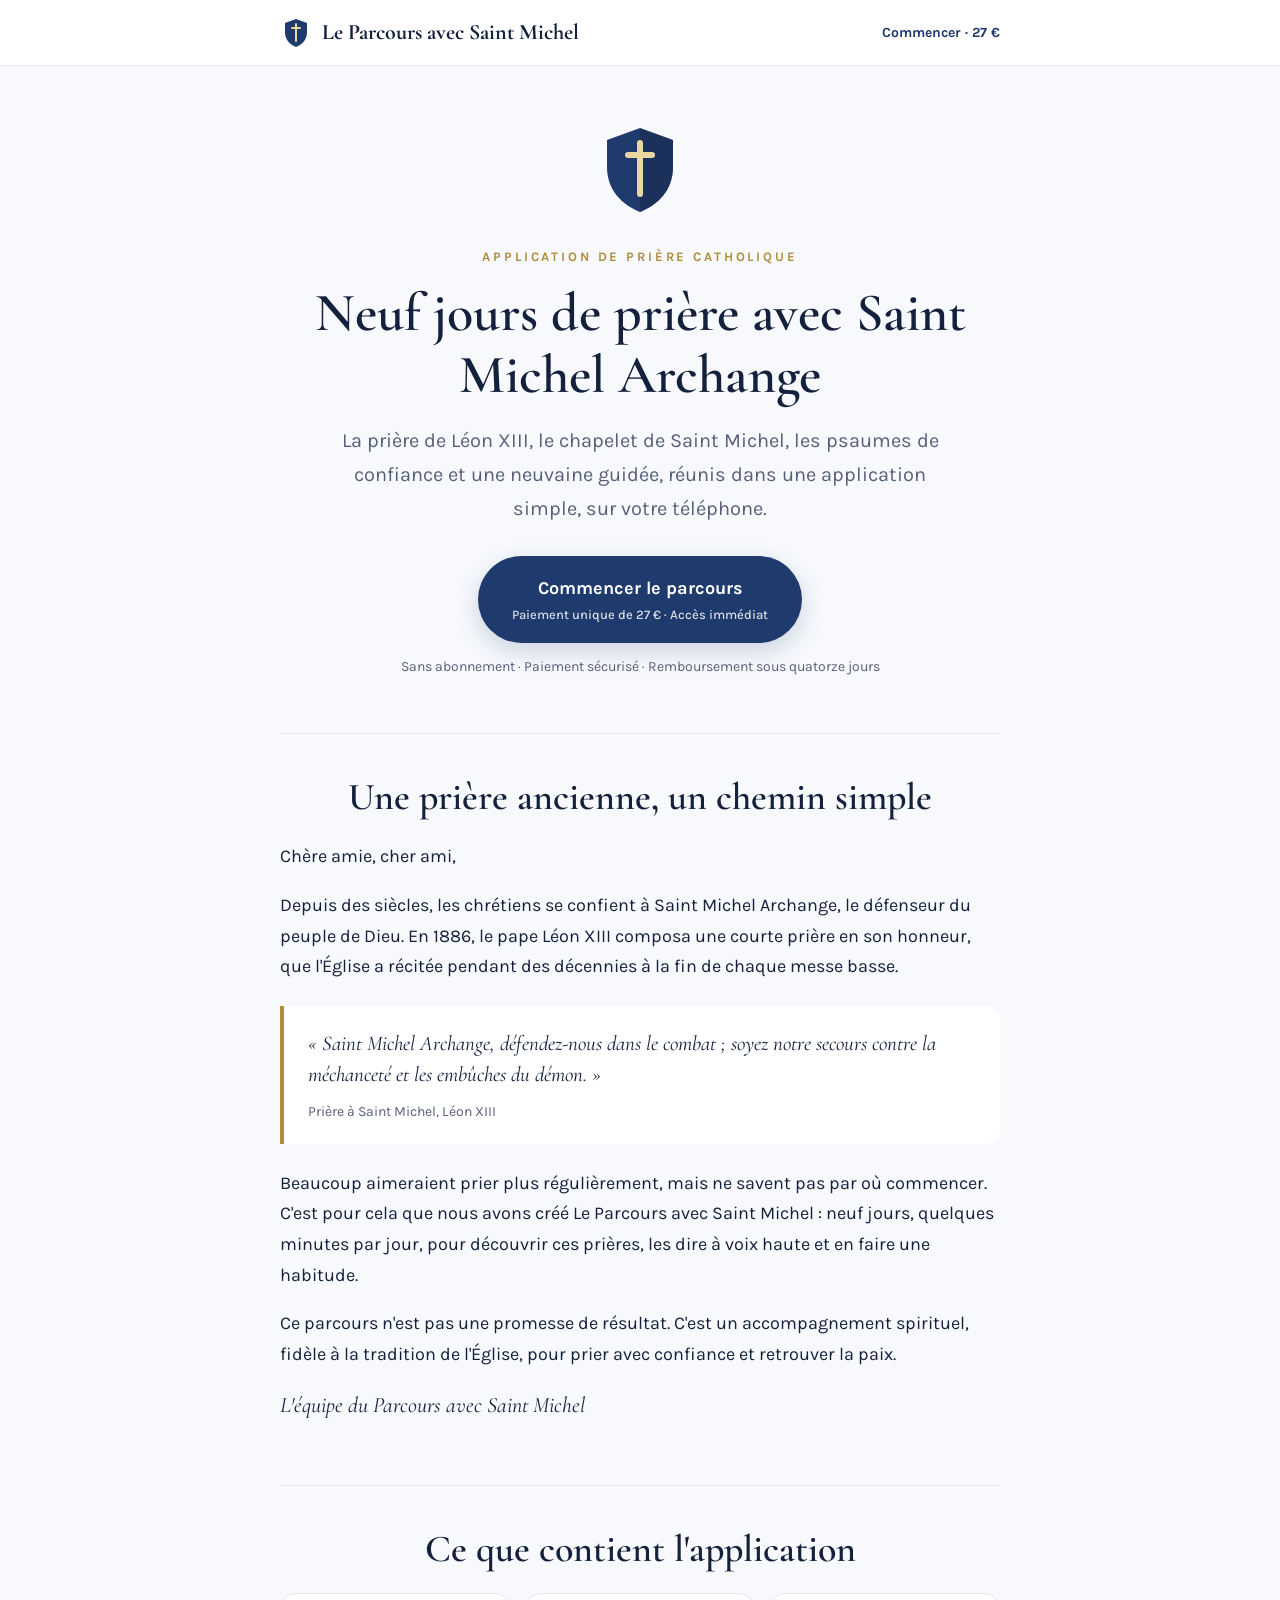
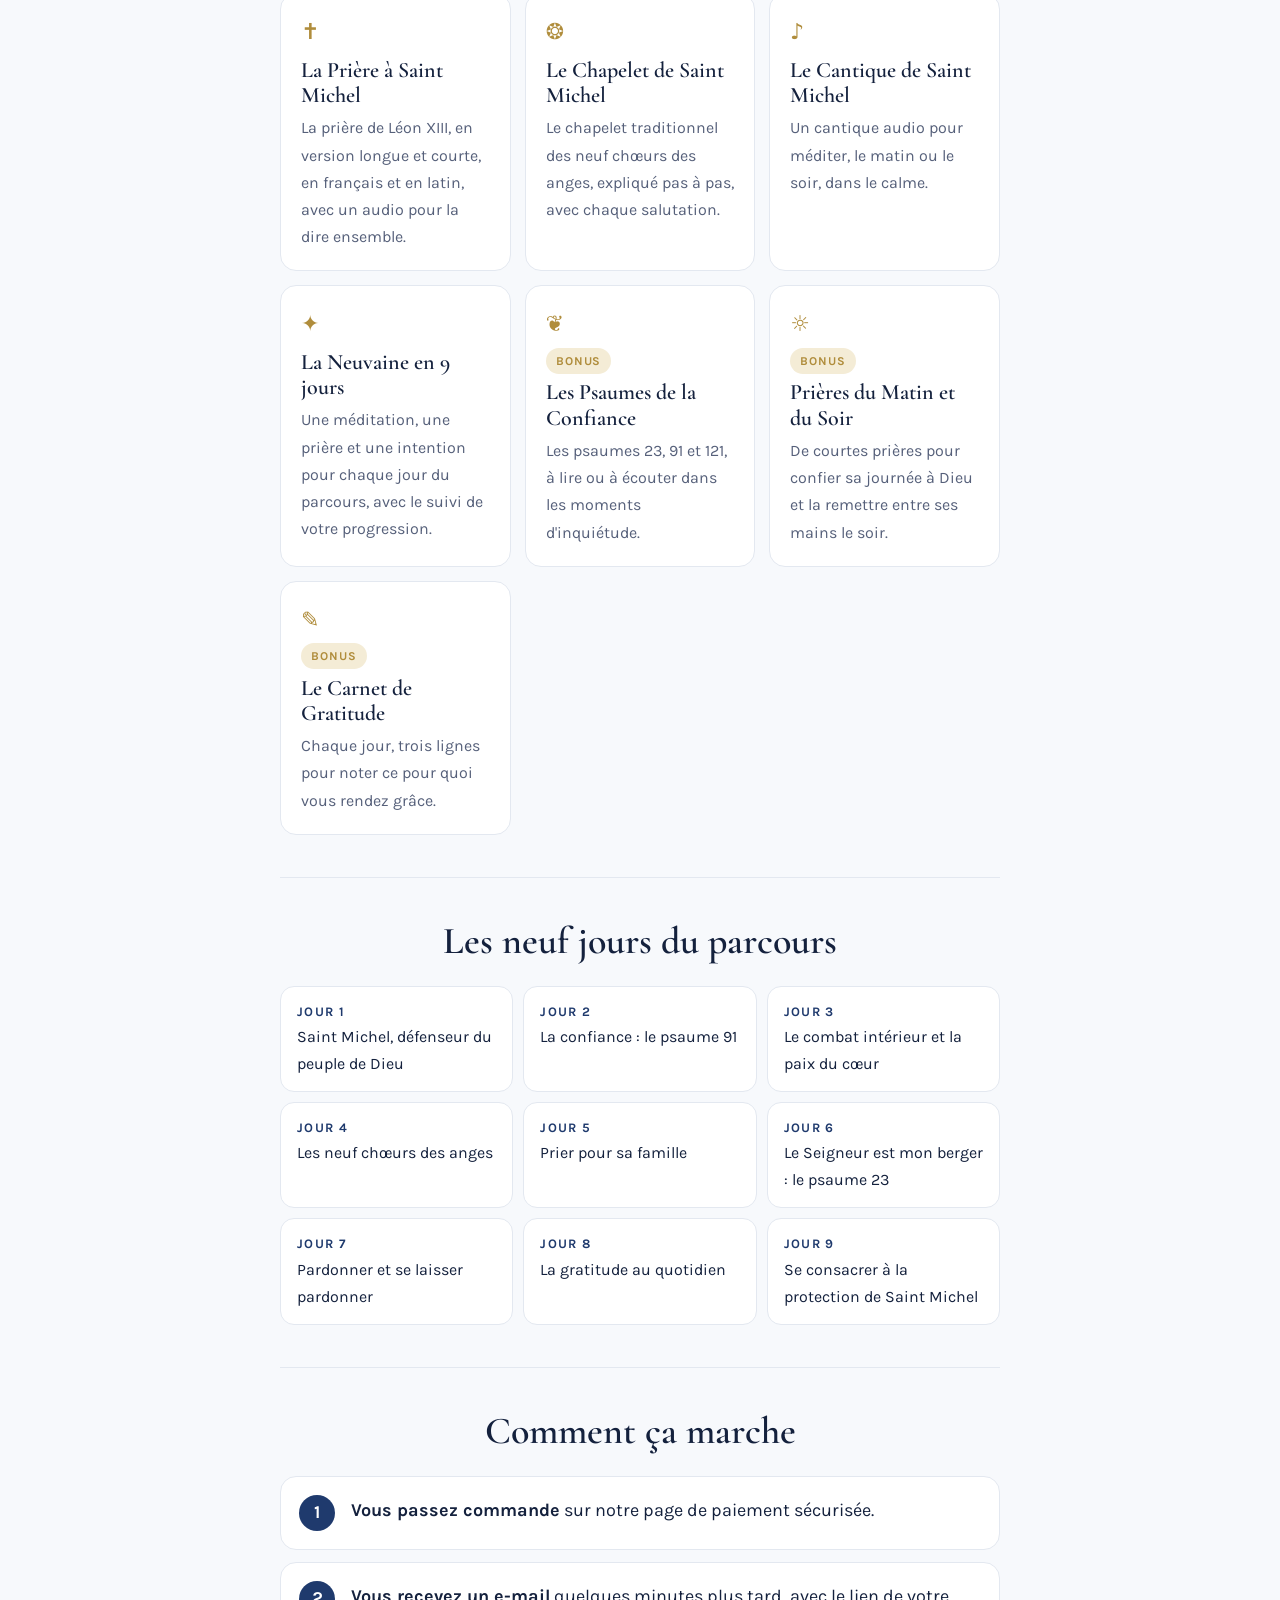
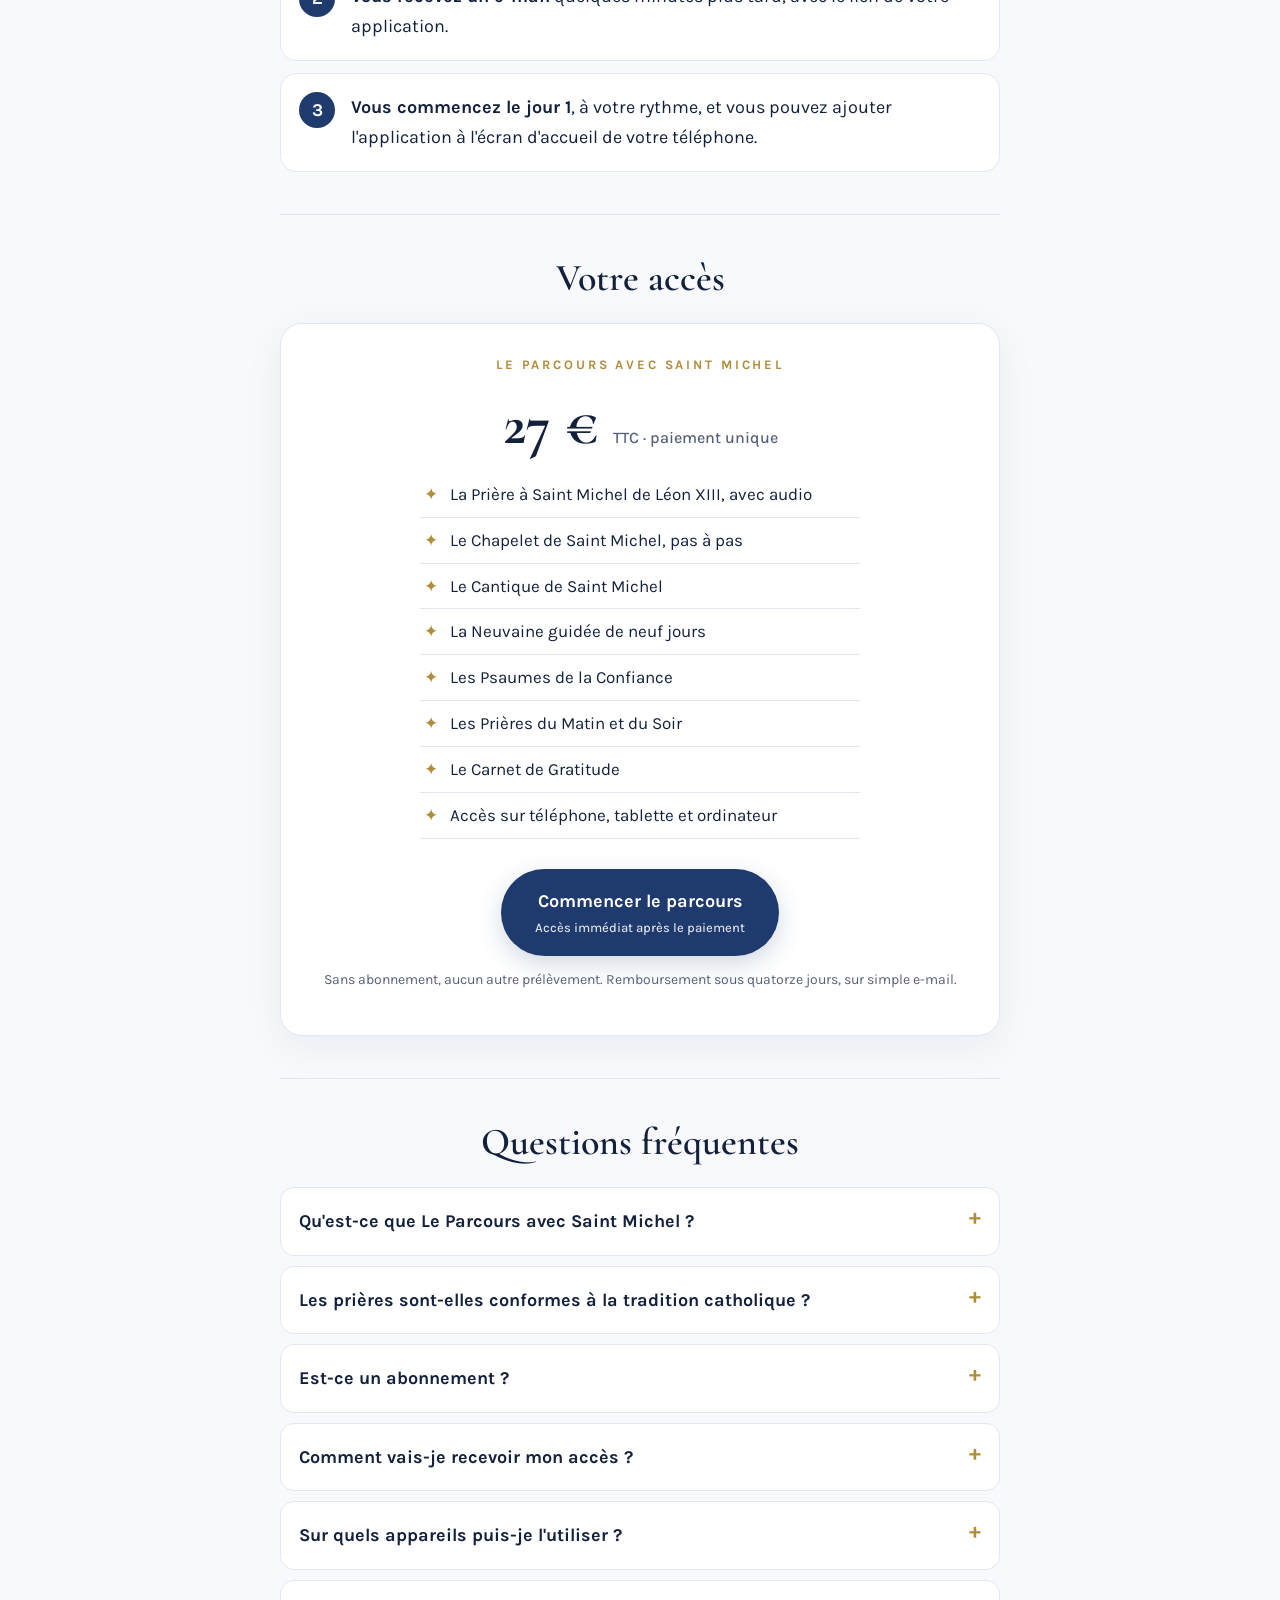
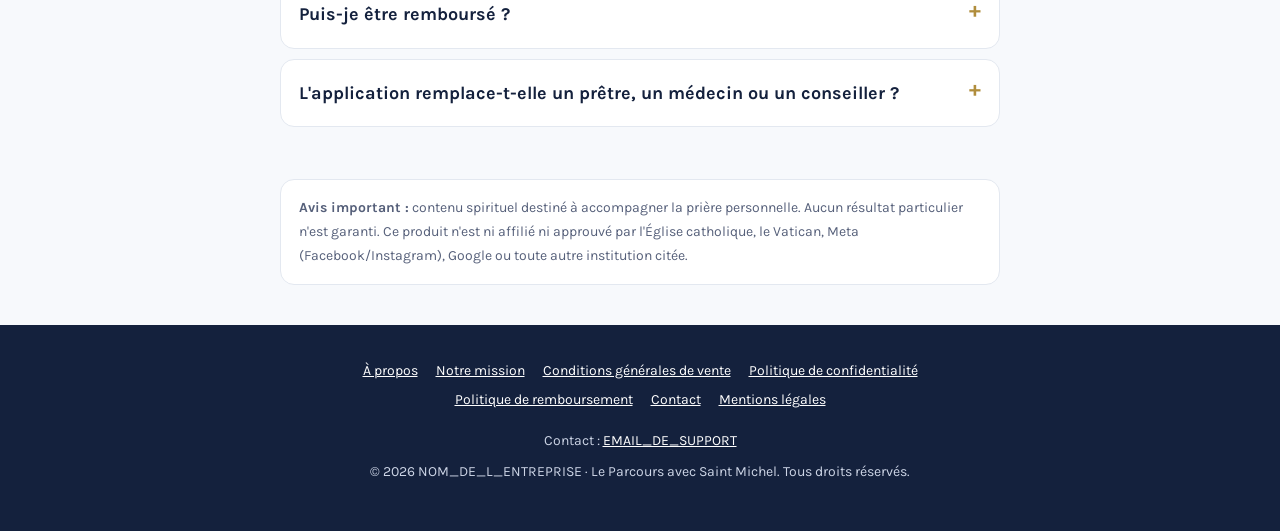
<file: saint-michel/index.html>
<!doctype html>
<html lang="fr">
<head>
<meta charset="utf-8">
<meta name="viewport" content="width=device-width, initial-scale=1">
<title>Le Parcours avec Saint Michel</title>
<meta name="description" content="Le Parcours avec Saint Michel : une application de prière catholique avec la prière de Léon XIII, le chapelet de Saint Michel, les psaumes et une neuvaine guidée de neuf jours.">
<link rel="preconnect" href="https://fonts.googleapis.com">
<link href="https://fonts.googleapis.com/css2?family=Cormorant+Garamond:wght@500;600;700&family=Karla:wght@400;500;700&display=swap" rel="stylesheet">
<style>
  :root{
    --bg:#f7f9fc; --paper:#ffffff; --ink:#14213d; --soft:#56607a; --line:#e3e8f0;
    --blue:#1f3a6d; --blue-dark:#14213d; --gold:#b08d3c; --gold-light:#f4ecd6;
    --serif:"Cormorant Garamond", Georgia, "Times New Roman", serif;
    --sans:"Karla", system-ui, -apple-system, "Segoe UI", sans-serif;
  }
  *{box-sizing:border-box}
  html{scroll-behavior:smooth}
  body{margin:0;background:var(--bg);color:var(--ink);font-family:var(--sans);font-size:18px;line-height:1.7}
  a{color:var(--blue)}
  .wrap{max-width:760px;margin:0 auto;padding:0 20px}
  header.top{background:var(--paper);border-bottom:1px solid var(--line)}
  header.top .wrap{display:flex;align-items:center;justify-content:space-between;gap:12px;padding-top:14px;padding-bottom:14px}
  .brand{display:flex;align-items:center;gap:10px;font-family:var(--serif);font-weight:700;font-size:22px;color:var(--ink);text-decoration:none}
  .brand svg{width:32px;height:32px;flex:none}
  .top a.mini{font-size:14px;font-weight:700;text-decoration:none}

  .hero{text-align:center;padding:56px 0 40px}
  .emblem{width:96px;height:96px;margin:0 auto 18px}
  .eyebrow{font-size:13px;letter-spacing:.22em;text-transform:uppercase;color:var(--gold);font-weight:700;margin:0}
  h1,h2,h3{font-family:var(--serif);font-weight:600;line-height:1.15;margin:0}
  h1{font-size:clamp(36px,6vw,54px);margin-top:14px}
  .hero p.lead{font-size:20px;color:var(--soft);max-width:600px;margin:18px auto 0}

  .btn{display:inline-block;background:var(--blue);color:#fff;text-decoration:none;font-weight:700;font-size:18px;padding:17px 34px;border-radius:999px;box-shadow:0 8px 24px rgba(31,58,109,.2)}
  .btn:hover{background:var(--blue-dark)}
  .btn small{display:block;font-weight:500;font-size:13px;opacity:.85}
  .cta{text-align:center;margin:30px 0 8px}
  .reassure{font-size:14px;color:var(--soft);margin-top:12px;text-align:center}

  section{padding:42px 0;border-top:1px solid var(--line)}
  section h2{font-size:clamp(28px,4.5vw,38px);text-align:center;margin-bottom:22px}
  .letter p{margin:0 0 18px}
  .letter .sign{font-family:var(--serif);font-style:italic;font-size:22px}
  blockquote{margin:24px 0;padding:22px 24px;background:var(--paper);border-left:4px solid var(--gold);border-radius:0 14px 14px 0;font-family:var(--serif);font-size:21px;line-height:1.5;font-style:italic}
  blockquote cite{display:block;margin-top:10px;font-family:var(--sans);font-style:normal;font-size:14px;color:var(--soft)}

  .grid{display:grid;grid-template-columns:repeat(auto-fit,minmax(220px,1fr));gap:14px}
  .card{background:var(--paper);border:1px solid var(--line);border-radius:16px;padding:20px}
  .card .ic{font-size:22px;color:var(--gold)}
  .card h3{font-size:22px;margin:6px 0 6px}
  .card p{margin:0;font-size:16px;color:var(--soft)}
  .tag{display:inline-block;font-size:12px;font-weight:700;letter-spacing:.08em;text-transform:uppercase;color:var(--gold);background:var(--gold-light);padding:3px 10px;border-radius:999px}

  .days{display:grid;grid-template-columns:repeat(auto-fit,minmax(200px,1fr));gap:10px}
  .day{background:var(--paper);border:1px solid var(--line);border-radius:14px;padding:14px 16px;font-size:16px}
  .day b{display:block;color:var(--blue);font-size:13px;letter-spacing:.1em;text-transform:uppercase}

  .steps{counter-reset:s;display:grid;gap:12px}
  .step{display:flex;gap:16px;align-items:flex-start;background:var(--paper);border:1px solid var(--line);border-radius:16px;padding:18px}
  .step::before{counter-increment:s;content:counter(s);flex:none;width:36px;height:36px;border-radius:50%;background:var(--blue);color:#fff;font-weight:700;display:flex;align-items:center;justify-content:center}
  .step p{margin:0}

  .offer{background:var(--paper);border:1px solid var(--line);border-radius:22px;padding:30px 24px;text-align:center;box-shadow:0 10px 40px rgba(20,33,61,.06)}
  .offer ul{list-style:none;padding:0;margin:18px auto 0;max-width:440px;text-align:left}
  .offer li{padding:8px 0 8px 30px;position:relative;border-bottom:1px solid var(--line);font-size:17px}
  .offer li::before{content:"✦";position:absolute;left:4px;color:var(--gold)}
  .amount{font-family:var(--serif);font-size:58px;font-weight:700;margin:20px 0 0;line-height:1}
  .amount span{font-family:var(--sans);font-size:16px;color:var(--soft);font-weight:500}

  details{background:var(--paper);border:1px solid var(--line);border-radius:14px;padding:4px 18px;margin-bottom:10px}
  summary{cursor:pointer;font-weight:700;padding:14px 0;list-style:none}
  summary::-webkit-details-marker{display:none}
  summary::after{content:"+";float:right;color:var(--gold);font-size:22px;line-height:1}
  details[open] summary::after{content:"–"}
  details p{margin:0 0 16px;color:var(--soft);font-size:16px}

  .notice{font-size:14px;color:var(--soft);background:var(--paper);border:1px solid var(--line);border-radius:14px;padding:16px 18px}

  footer{background:var(--blue-dark);color:#cdd5e6;padding:34px 0 40px;margin-top:40px;font-size:14px;text-align:center}
  footer nav{display:flex;flex-wrap:wrap;justify-content:center;gap:6px 18px;margin-bottom:18px}
  footer nav a{color:#ffffff}
  footer p{margin:8px 0;line-height:1.6}

  .page{display:none;position:fixed;inset:0;background:rgba(20,33,61,.55);z-index:10;overflow-y:auto;padding:24px 14px}
  .page:target{display:block}
  .page .box{max-width:720px;margin:0 auto;background:var(--paper);border-radius:18px;padding:28px 24px;font-size:16px}
  .page h2{font-size:32px;text-align:left;margin-bottom:10px}
  .page h3{font-family:var(--sans);font-size:17px;font-weight:700;margin:20px 0 4px}
  .page p{margin:0 0 10px;color:#3a4460}
  .page .close{display:inline-block;margin-bottom:12px;font-weight:700;text-decoration:none}
  @media (max-width:520px){ body{font-size:17px} .hero{padding-top:40px} .btn{width:100%} }
</style>
</head>
<body>

<header class="top">
  <div class="wrap">
    <a class="brand" href="#"><svg viewBox="0 0 64 64" aria-hidden="true"><path d="M32 4 54 12v18c0 15-9.5 25-22 30C19.5 55 10 45 10 30V12z" fill="#1f3a6d"/><path d="M32 14v34M24 22h16" stroke="#e8d6a3" stroke-width="4" stroke-linecap="round"/></svg>Le Parcours avec Saint Michel</a>
    <a class="mini" href="#offre">Commencer · 27 €</a>
  </div>
</header>

<main class="wrap">

  <div class="hero">
    <svg class="emblem" viewBox="0 0 64 64" aria-hidden="true"><path d="M32 4 54 12v18c0 15-9.5 25-22 30C19.5 55 10 45 10 30V12z" fill="#1f3a6d"/><path d="M32 4 54 12v18c0 15-9.5 25-22 30z" fill="#14213d" opacity=".35"/><path d="M32 14v34M24 22h16" stroke="#e8d6a3" stroke-width="4" stroke-linecap="round"/></svg>
    <p class="eyebrow">Application de prière catholique</p>
    <h1>Neuf jours de prière avec Saint Michel Archange</h1>
    <p class="lead">La prière de Léon XIII, le chapelet de Saint Michel, les psaumes de confiance et une neuvaine guidée, réunis dans une application simple, sur votre téléphone.</p>
    <div class="cta"><a class="btn" href="https://buy.stripe.com/aFa3cw4pDalY2wI1xlcs801">Commencer le parcours<small>Paiement unique de 27 € · Accès immédiat</small></a></div>
    <p class="reassure">Sans abonnement · Paiement sécurisé · Remboursement sous quatorze jours</p>
  </div>

  <section class="letter">
    <h2>Une prière ancienne, un chemin simple</h2>
    <p>Chère amie, cher ami,</p>
    <p>Depuis des siècles, les chrétiens se confient à Saint Michel Archange, le défenseur du peuple de Dieu. En 1886, le pape Léon XIII composa une courte prière en son honneur, que l'Église a récitée pendant des décennies à la fin de chaque messe basse.</p>
    <blockquote>« Saint Michel Archange, défendez-nous dans le combat ; soyez notre secours contre la méchanceté et les embûches du démon. »<cite>Prière à Saint Michel, Léon XIII</cite></blockquote>
    <p>Beaucoup aimeraient prier plus régulièrement, mais ne savent pas par où commencer. C'est pour cela que nous avons créé Le Parcours avec Saint Michel : neuf jours, quelques minutes par jour, pour découvrir ces prières, les dire à voix haute et en faire une habitude.</p>
    <p>Ce parcours n'est pas une promesse de résultat. C'est un accompagnement spirituel, fidèle à la tradition de l'Église, pour prier avec confiance et retrouver la paix.</p>
    <p class="sign">L'équipe du Parcours avec Saint Michel</p>
  </section>

  <section>
    <h2>Ce que contient l'application</h2>
    <div class="grid">
      <div class="card"><div class="ic">✝</div><h3>La Prière à Saint Michel</h3><p>La prière de Léon XIII, en version longue et courte, en français et en latin, avec un audio pour la dire ensemble.</p></div>
      <div class="card"><div class="ic">❂</div><h3>Le Chapelet de Saint Michel</h3><p>Le chapelet traditionnel des neuf chœurs des anges, expliqué pas à pas, avec chaque salutation.</p></div>
      <div class="card"><div class="ic">♪</div><h3>Le Cantique de Saint Michel</h3><p>Un cantique audio pour méditer, le matin ou le soir, dans le calme.</p></div>
      <div class="card"><div class="ic">✦</div><h3>La Neuvaine en 9 jours</h3><p>Une méditation, une prière et une intention pour chaque jour du parcours, avec le suivi de votre progression.</p></div>
      <div class="card"><div class="ic">❦</div><span class="tag">Bonus</span><h3>Les Psaumes de la Confiance</h3><p>Les psaumes 23, 91 et 121, à lire ou à écouter dans les moments d'inquiétude.</p></div>
      <div class="card"><div class="ic">☼</div><span class="tag">Bonus</span><h3>Prières du Matin et du Soir</h3><p>De courtes prières pour confier sa journée à Dieu et la remettre entre ses mains le soir.</p></div>
      <div class="card"><div class="ic">✎</div><span class="tag">Bonus</span><h3>Le Carnet de Gratitude</h3><p>Chaque jour, trois lignes pour noter ce pour quoi vous rendez grâce.</p></div>
    </div>
  </section>

  <section>
    <h2>Les neuf jours du parcours</h2>
    <div class="days">
      <div class="day"><b>Jour 1</b>Saint Michel, défenseur du peuple de Dieu</div>
      <div class="day"><b>Jour 2</b>La confiance : le psaume 91</div>
      <div class="day"><b>Jour 3</b>Le combat intérieur et la paix du cœur</div>
      <div class="day"><b>Jour 4</b>Les neuf chœurs des anges</div>
      <div class="day"><b>Jour 5</b>Prier pour sa famille</div>
      <div class="day"><b>Jour 6</b>Le Seigneur est mon berger : le psaume 23</div>
      <div class="day"><b>Jour 7</b>Pardonner et se laisser pardonner</div>
      <div class="day"><b>Jour 8</b>La gratitude au quotidien</div>
      <div class="day"><b>Jour 9</b>Se consacrer à la protection de Saint Michel</div>
    </div>
  </section>

  <section>
    <h2>Comment ça marche</h2>
    <div class="steps">
      <div class="step"><p><b>Vous passez commande</b> sur notre page de paiement sécurisée.</p></div>
      <div class="step"><p><b>Vous recevez un e-mail</b> quelques minutes plus tard, avec le lien de votre application.</p></div>
      <div class="step"><p><b>Vous commencez le jour 1</b>, à votre rythme, et vous pouvez ajouter l'application à l'écran d'accueil de votre téléphone.</p></div>
    </div>
  </section>

  <section id="offre">
    <h2>Votre accès</h2>
    <div class="offer">
      <p class="eyebrow">Le Parcours avec Saint Michel</p>
      <p class="amount">27 € <span>TTC · paiement unique</span></p>
      <ul>
        <li>La Prière à Saint Michel de Léon XIII, avec audio</li>
        <li>Le Chapelet de Saint Michel, pas à pas</li>
        <li>Le Cantique de Saint Michel</li>
        <li>La Neuvaine guidée de neuf jours</li>
        <li>Les Psaumes de la Confiance</li>
        <li>Les Prières du Matin et du Soir</li>
        <li>Le Carnet de Gratitude</li>
        <li>Accès sur téléphone, tablette et ordinateur</li>
      </ul>
      <div class="cta"><a class="btn" href="https://buy.stripe.com/aFa3cw4pDalY2wI1xlcs801">Commencer le parcours<small>Accès immédiat après le paiement</small></a></div>
      <p class="reassure">Sans abonnement, aucun autre prélèvement. Remboursement sous quatorze jours, sur simple e-mail.</p>
    </div>
  </section>

  <section>
    <h2>Questions fréquentes</h2>
    <details><summary>Qu'est-ce que Le Parcours avec Saint Michel ?</summary><p>Une application de prière catholique, utilisable depuis votre navigateur, qui réunit les prières traditionnelles à Saint Michel Archange, des psaumes et une neuvaine guidée de neuf jours.</p></details>
    <details><summary>Les prières sont-elles conformes à la tradition catholique ?</summary><p>Oui. La prière de Léon XIII, le chapelet de Saint Michel et les psaumes sont des textes traditionnels de l'Église. Les méditations du parcours sont rédigées par notre équipe dans le même esprit.</p></details>
    <details><summary>Est-ce un abonnement ?</summary><p>Non. Le paiement de 27 € est unique, sans aucun prélèvement ultérieur.</p></details>
    <details><summary>Comment vais-je recevoir mon accès ?</summary><p>Par e-mail, quelques minutes après votre commande. Pensez à vérifier vos courriers indésirables. Vous entrez ensuite dans l'application avec l'adresse e-mail utilisée lors de l'achat.</p></details>
    <details><summary>Sur quels appareils puis-je l'utiliser ?</summary><p>Sur tout téléphone, tablette ou ordinateur connecté à internet, avec un navigateur récent.</p></details>
    <details><summary>Puis-je être remboursé ?</summary><p>Oui. Si le parcours ne vous convient pas, écrivez-nous dans les quatorze jours suivant votre achat et nous vous remboursons intégralement.</p></details>
    <details><summary>L'application remplace-t-elle un prêtre, un médecin ou un conseiller ?</summary><p>Non. Le parcours est un soutien à la prière personnelle. Il ne remplace ni l'accompagnement d'un prêtre, ni un avis médical, psychologique, juridique ou financier.</p></details>
  </section>

  <div class="notice"><b>Avis important :</b> contenu spirituel destiné à accompagner la prière personnelle. Aucun résultat particulier n'est garanti. Ce produit n'est ni affilié ni approuvé par l'Église catholique, le Vatican, Meta (Facebook/Instagram), Google ou toute autre institution citée.</div>

</main>

<footer>
  <div class="wrap">
    <nav>
      <a href="#about">À propos</a>
      <a href="#mission">Notre mission</a>
      <a href="#cgv">Conditions générales de vente</a>
      <a href="#privacy">Politique de confidentialité</a>
      <a href="#refund">Politique de remboursement</a>
      <a href="#contact">Contact</a>
      <a href="#legal">Mentions légales</a>
    </nav>
    <p>Contact : <a href="mailto:EMAIL_DE_SUPPORT" style="color:#fff">EMAIL_DE_SUPPORT</a></p>
    <p>© 2026 NOM_DE_L_ENTREPRISE · Le Parcours avec Saint Michel. Tous droits réservés.</p>
  </div>
</footer>

<div class="page" id="about"><div class="box">
  <a class="close" href="#">← Retour</a>
  <h2>À propos</h2>
  <p>Le Parcours avec Saint Michel est une application de prière éditée par NOM_DE_L_ENTREPRISE. Elle rassemble des prières traditionnelles de l'Église catholique, des psaumes et des méditations pour accompagner une pratique quotidienne de la prière.</p>
</div></div>

<div class="page" id="mission"><div class="box">
  <a class="close" href="#">← Retour</a>
  <h2>Notre mission</h2>
  <p>Rendre la prière traditionnelle simple et accessible, quelques minutes par jour, depuis un téléphone. Nous proposons un accompagnement spirituel, fidèle à la tradition, sans promesse de résultat matériel.</p>
</div></div>

<div class="page" id="cgv"><div class="box">
  <a class="close" href="#">← Retour</a>
  <h2>Conditions générales de vente</h2>
  <h3>1. Objet</h3><p>Les présentes conditions régissent la vente de l'accès à l'application Le Parcours avec Saint Michel, proposée par NOM_DE_L_ENTREPRISE.</p>
  <h3>2. Prix</h3><p>Accès à l'application : 27 € TTC, paiement unique. Aucun abonnement n'est souscrit.</p>
  <h3>3. Commande et paiement</h3><p>La commande est passée sur une page de paiement sécurisée. Le paiement est traité par un prestataire de paiement tiers ; aucune donnée bancaire n'est conservée par l'éditeur.</p>
  <h3>4. Livraison</h3><p>Le produit est un contenu numérique. L'accès est envoyé par e-mail à l'adresse indiquée lors de la commande, en général quelques minutes après le paiement.</p>
  <h3>5. Remboursement</h3><p>Vous pouvez demander le remboursement intégral de votre achat dans les quatorze jours suivant la commande, sur simple e-mail.</p>
  <h3>6. Nature des contenus</h3><p>Les contenus sont de nature spirituelle. Ils ne remplacent pas un avis médical, psychologique, juridique ou financier, et aucun résultat particulier n'est garanti.</p>
  <h3>7. Propriété intellectuelle</h3><p>Les méditations, audios et visuels de l'application sont réservés à un usage personnel. Les textes liturgiques et bibliques appartiennent à la tradition de l'Église.</p>
  <h3>8. Contact et litiges</h3><p>Pour toute question : EMAIL_DE_SUPPORT. Une solution amiable sera recherchée en priorité. Le consommateur peut également recourir gratuitement à un médiateur de la consommation.</p>
</div></div>

<div class="page" id="privacy"><div class="box">
  <a class="close" href="#">← Retour</a>
  <h2>Politique de confidentialité</h2>
  <h3>Responsable du traitement</h3><p>NOM_DE_L_ENTREPRISE. Contact : EMAIL_DE_SUPPORT</p>
  <h3>Données collectées</h3><p>Lors de l'achat : nom, adresse e-mail et informations de paiement, traitées par notre prestataire de paiement. Dans l'application : prénom et adresse e-mail pour l'accès.</p>
  <h3>Finalités</h3><p>Exécuter votre commande, vous donner accès à l'application, vous envoyer les e-mails liés à votre achat et répondre à vos demandes.</p>
  <h3>Destinataires</h3><p>Prestataire de paiement, hébergeur et service d'envoi d'e-mails, uniquement pour ces finalités. Vos données ne sont jamais vendues.</p>
  <h3>Vos droits</h3><p>Accès, rectification, effacement, opposition et portabilité : écrivez-nous à EMAIL_DE_SUPPORT. Vous pouvez aussi saisir la CNIL (www.cnil.fr).</p>
  <h3>Cookies</h3><p>Ce site n'utilise pas de cookies publicitaires.</p>
</div></div>

<div class="page" id="refund"><div class="box">
  <a class="close" href="#">← Retour</a>
  <h2>Politique de remboursement</h2>
  <p>Si Le Parcours avec Saint Michel ne vous convient pas, vous pouvez demander un remboursement intégral dans les <b>quatorze jours</b> suivant votre achat, sans avoir à vous justifier.</p>
  <h3>Comment faire</h3><p>Envoyez un e-mail à EMAIL_DE_SUPPORT avec l'adresse e-mail utilisée lors de l'achat. Le remboursement est effectué sur le moyen de paiement d'origine, en général sous cinq à dix jours ouvrés selon votre banque.</p>
  <h3>Avant d'ouvrir une contestation</h3><p>En cas de question sur un prélèvement, écrivez-nous d'abord : nous répondons sous vingt-quatre heures.</p>
</div></div>

<div class="page" id="contact"><div class="box">
  <a class="close" href="#">← Retour</a>
  <h2>Contact</h2>
  <p>Une question sur votre commande, votre accès ou un remboursement ? Écrivez-nous :</p>
  <p><a href="mailto:EMAIL_DE_SUPPORT"><b>EMAIL_DE_SUPPORT</b></a></p>
  <p>Nous répondons sous vingt-quatre heures, du lundi au samedi.</p>
</div></div>

<div class="page" id="legal"><div class="box">
  <a class="close" href="#">← Retour</a>
  <h2>Mentions légales</h2>
  <h3>Éditeur</h3><p>NOM_DE_L_ENTREPRISE, ADRESSE_DE_L_ENTREPRISE. Contact : EMAIL_DE_SUPPORT</p>
  <h3>Hébergement</h3><p>Cloudflare, Inc., 101 Townsend St, San Francisco, CA 94107, États-Unis.</p>
  <h3>Paiements</h3><p>Les paiements sont traités par un prestataire de paiement tiers sécurisé.</p>
</div></div>

</body>
</html>
</file>
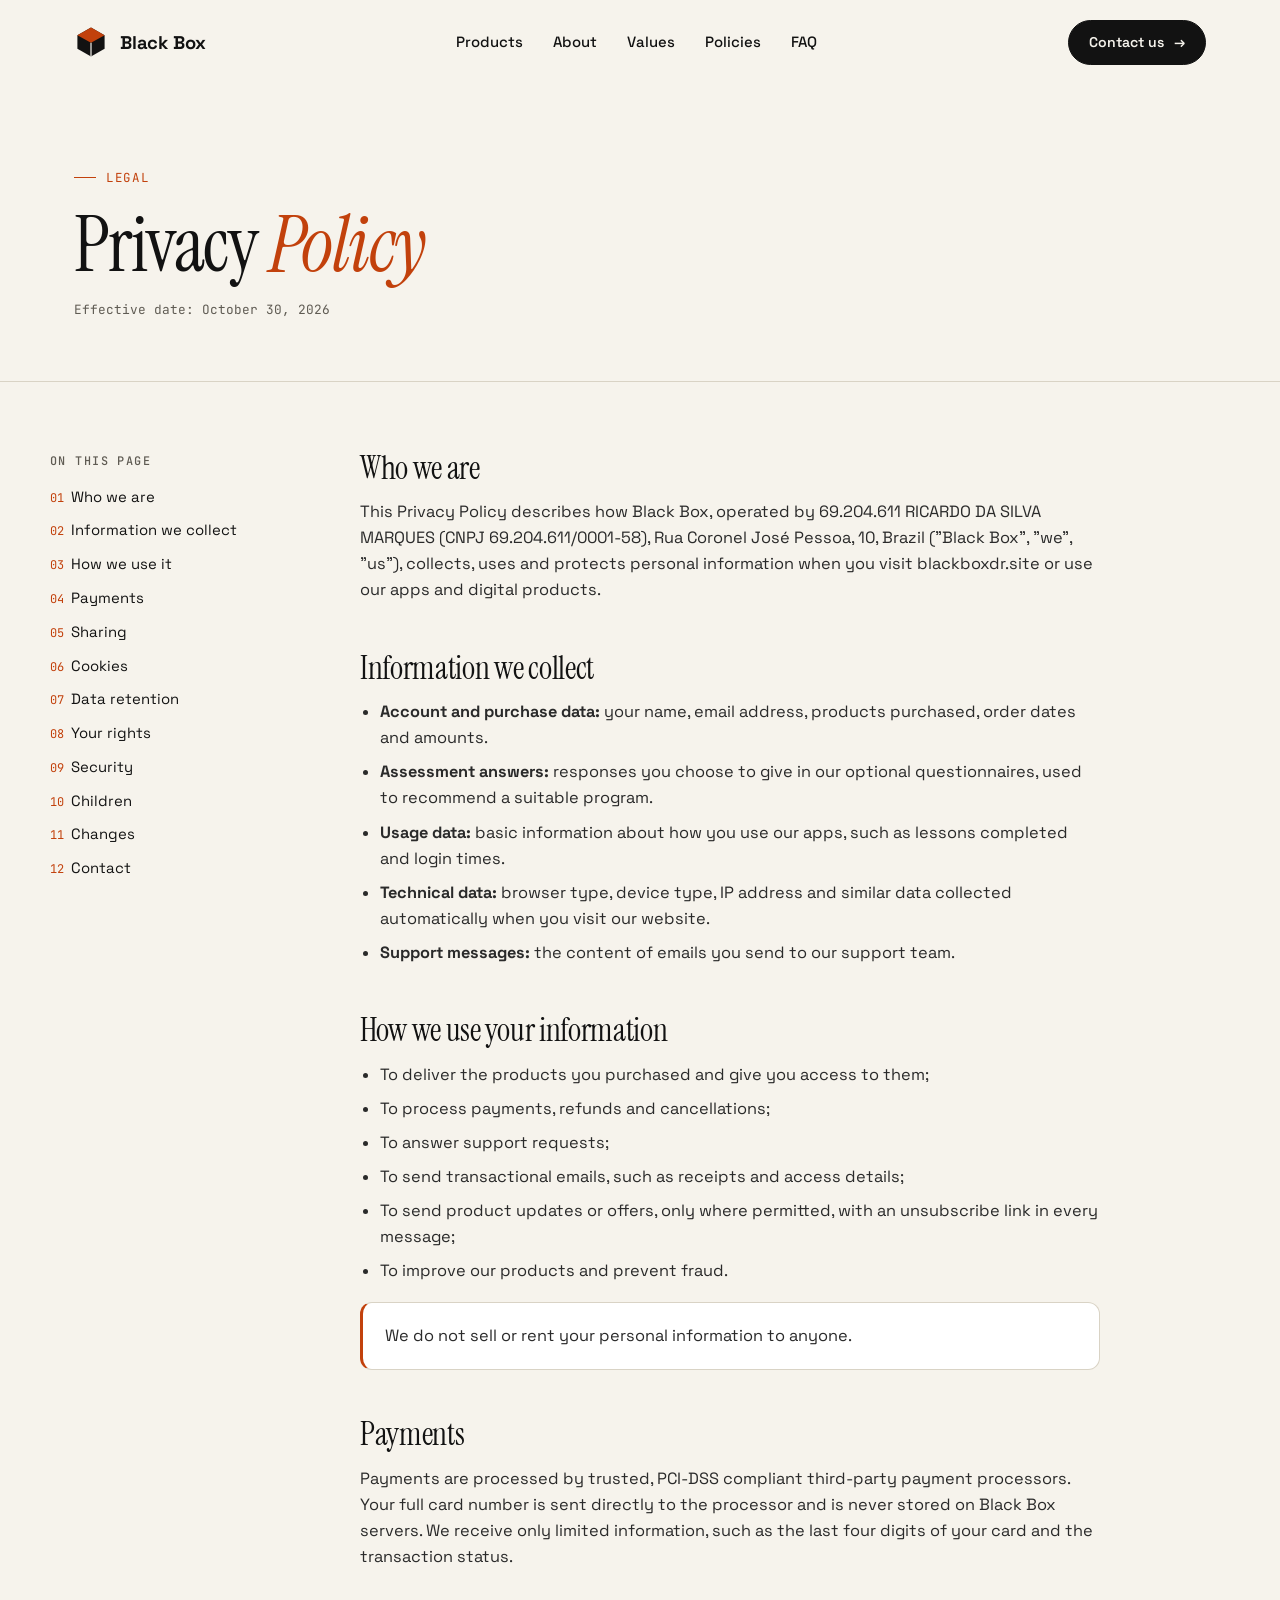
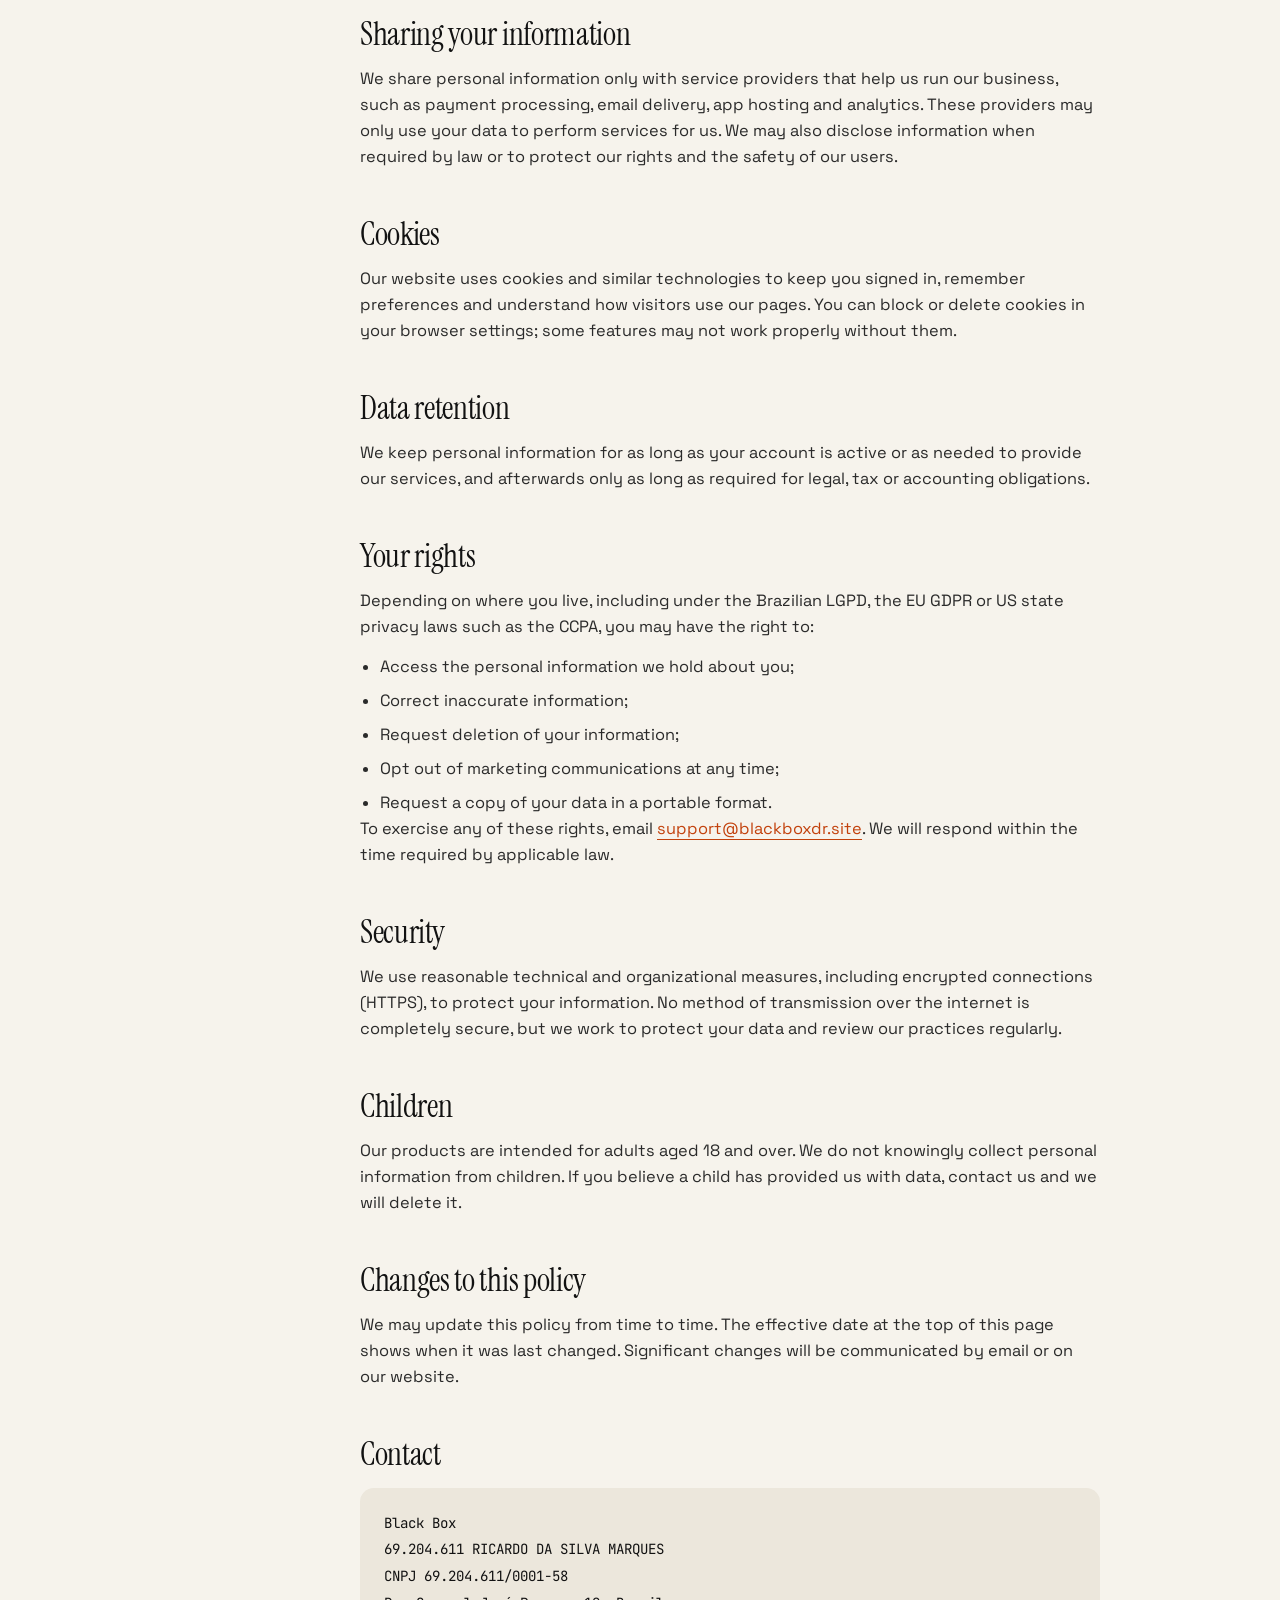
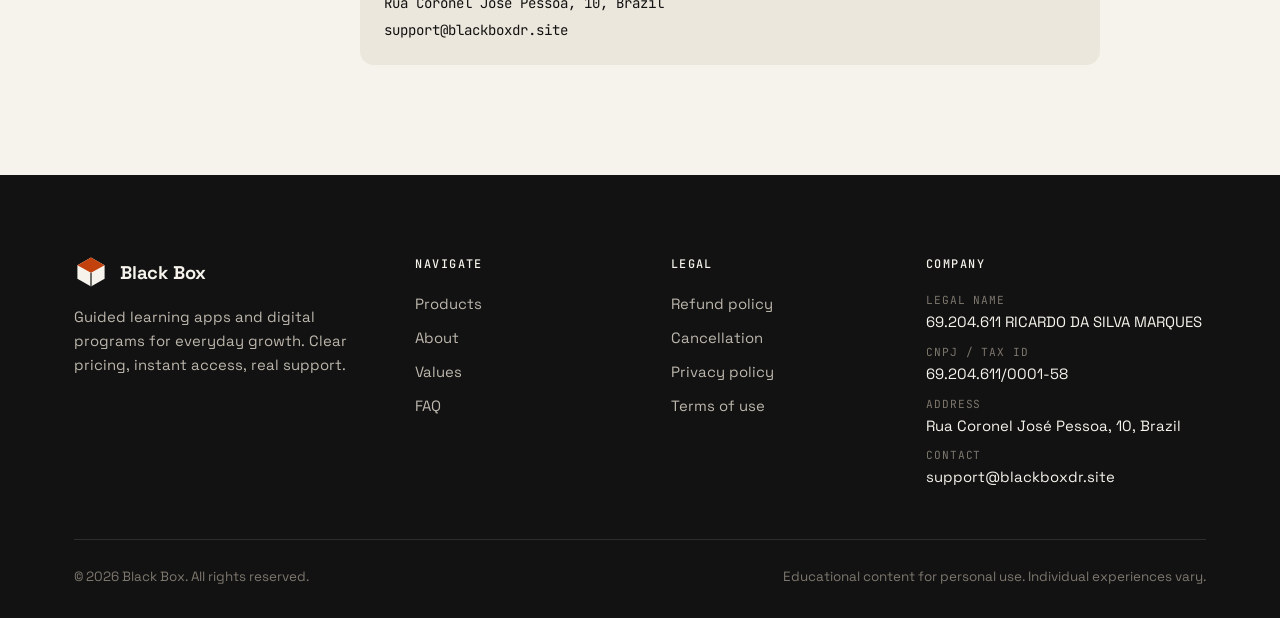
<file: privacy.html>
<!DOCTYPE html>
<html lang="en">
<head>
<meta charset="UTF-8">
<meta name="viewport" content="width=device-width, initial-scale=1.0">
<title>Privacy Policy | Black Box</title>
<meta name="description" content="How Black Box collects, uses and protects your personal information.">
<link rel="preconnect" href="https://fonts.googleapis.com">
<link rel="preconnect" href="https://fonts.gstatic.com" crossorigin>
<link href="https://fonts.googleapis.com/css2?family=Instrument+Serif:ital@0;1&family=Space+Grotesk:wght@400;500;600;700&family=JetBrains+Mono:wght@400;500&display=swap" rel="stylesheet">
<link rel="stylesheet" href="styles.css">
</head>
<body>

<header id="top">
  <div class="wrap nav">
    <a href="index.html" class="logo" aria-label="Black Box home">
      <svg class="logo-mark" viewBox="0 0 40 40" aria-hidden="true">
        <path d="M20 3 36 12v16L20 37 4 28V12Z" fill="#121212"/>
        <path d="M20 3 36 12 20 21 4 12Z" fill="#c2410c"/>
        <path d="M20 21v16" stroke="#f6f3ec" stroke-width="1.4"/>
      </svg>
      Black Box
    </a>
    <ul class="nav-links" id="navLinks">
      <li><a href="index.html#products">Products</a></li>
      <li><a href="index.html#about">About</a></li>
      <li><a href="index.html#values">Values</a></li>
      <li><a href="index.html#policies">Policies</a></li>
      <li><a href="index.html#faq">FAQ</a></li>
    </ul>
    <a href="index.html#contact" class="btn btn-dark">Contact us <span class="arr">→</span></a>
    <button class="burger" id="burger" aria-label="Open menu" aria-expanded="false"><span></span><span></span><span></span></button>
  </div>
</header>

<main>
  <section class="legal-hero">
    <div class="wrap">
      <span class="eyebrow">Legal</span>
      <h1>Privacy <em>Policy</em></h1>
      <p class="upd">Effective date: October 30, 2026</p>
    </div>
  </section>
  <div class="wrap legal-layout">
    <nav class="toc" aria-label="On this page">
      <h5>On this page</h5>
      <ol>
        <li><a href="#who-we-are">Who we are</a></li>
        <li><a href="#data-we-collect">Information we collect</a></li>
        <li><a href="#how-we-use">How we use it</a></li>
        <li><a href="#payments">Payments</a></li>
        <li><a href="#sharing">Sharing</a></li>
        <li><a href="#cookies">Cookies</a></li>
        <li><a href="#retention">Data retention</a></li>
        <li><a href="#your-rights">Your rights</a></li>
        <li><a href="#security">Security</a></li>
        <li><a href="#children">Children</a></li>
        <li><a href="#changes">Changes</a></li>
        <li><a href="#contact-privacy">Contact</a></li>
      </ol>
    </nav>
    <article class="legal-doc">
      <h2 id="who-we-are">Who we are</h2>
      <p>This Privacy Policy describes how Black Box, operated by 69.204.611 RICARDO DA SILVA MARQUES (CNPJ 69.204.611/0001-58), Rua Coronel José Pessoa, 10, Brazil ("Black Box", "we", "us"), collects, uses and protects personal information when you visit blackboxdr.site or use our apps and digital products.</p>

      <h2 id="data-we-collect">Information we collect</h2>
      <ul>
        <li><strong>Account and purchase data:</strong> your name, email address, products purchased, order dates and amounts.</li>
        <li><strong>Assessment answers:</strong> responses you choose to give in our optional questionnaires, used to recommend a suitable program.</li>
        <li><strong>Usage data:</strong> basic information about how you use our apps, such as lessons completed and login times.</li>
        <li><strong>Technical data:</strong> browser type, device type, IP address and similar data collected automatically when you visit our website.</li>
        <li><strong>Support messages:</strong> the content of emails you send to our support team.</li>
      </ul>

      <h2 id="how-we-use">How we use your information</h2>
      <ul>
        <li>To deliver the products you purchased and give you access to them;</li>
        <li>To process payments, refunds and cancellations;</li>
        <li>To answer support requests;</li>
        <li>To send transactional emails, such as receipts and access details;</li>
        <li>To send product updates or offers, only where permitted, with an unsubscribe link in every message;</li>
        <li>To improve our products and prevent fraud.</li>
      </ul>
      <div class="note"><p>We do not sell or rent your personal information to anyone.</p></div>

      <h2 id="payments">Payments</h2>
      <p>Payments are processed by trusted, PCI-DSS compliant third-party payment processors. Your full card number is sent directly to the processor and is never stored on Black Box servers. We receive only limited information, such as the last four digits of your card and the transaction status.</p>

      <h2 id="sharing">Sharing your information</h2>
      <p>We share personal information only with service providers that help us run our business, such as payment processing, email delivery, app hosting and analytics. These providers may only use your data to perform services for us. We may also disclose information when required by law or to protect our rights and the safety of our users.</p>

      <h2 id="cookies">Cookies</h2>
      <p>Our website uses cookies and similar technologies to keep you signed in, remember preferences and understand how visitors use our pages. You can block or delete cookies in your browser settings; some features may not work properly without them.</p>

      <h2 id="retention">Data retention</h2>
      <p>We keep personal information for as long as your account is active or as needed to provide our services, and afterwards only as long as required for legal, tax or accounting obligations.</p>

      <h2 id="your-rights">Your rights</h2>
      <p>Depending on where you live, including under the Brazilian LGPD, the EU GDPR or US state privacy laws such as the CCPA, you may have the right to:</p>
      <ul>
        <li>Access the personal information we hold about you;</li>
        <li>Correct inaccurate information;</li>
        <li>Request deletion of your information;</li>
        <li>Opt out of marketing communications at any time;</li>
        <li>Request a copy of your data in a portable format.</li>
      </ul>
      <p>To exercise any of these rights, email <a href="mailto:support@blackboxdr.site">support@blackboxdr.site</a>. We will respond within the time required by applicable law.</p>

      <h2 id="security">Security</h2>
      <p>We use reasonable technical and organizational measures, including encrypted connections (HTTPS), to protect your information. No method of transmission over the internet is completely secure, but we work to protect your data and review our practices regularly.</p>

      <h2 id="children">Children</h2>
      <p>Our products are intended for adults aged 18 and over. We do not knowingly collect personal information from children. If you believe a child has provided us with data, contact us and we will delete it.</p>

      <h2 id="changes">Changes to this policy</h2>
      <p>We may update this policy from time to time. The effective date at the top of this page shows when it was last changed. Significant changes will be communicated by email or on our website.</p>

      <h2 id="contact-privacy">Contact</h2>
      <div class="company">Black Box<br>69.204.611 RICARDO DA SILVA MARQUES<br>CNPJ 69.204.611/0001-58<br>Rua Coronel José Pessoa, 10, Brazil<br>support@blackboxdr.site</div>
    </article>
  </div>
</main>

<footer>
  <div class="wrap">
    <div class="foot-grid">
      <div>
        <a href="index.html" class="logo">
          <svg class="logo-mark" viewBox="0 0 40 40" aria-hidden="true">
            <path d="M20 3 36 12v16L20 37 4 28V12Z" fill="#f6f3ec"/>
            <path d="M20 3 36 12 20 21 4 12Z" fill="#c2410c"/>
            <path d="M20 21v16" stroke="#121212" stroke-width="1.4"/>
          </svg>
          Black Box
        </a>
        <p>Guided learning apps and digital programs for everyday growth. Clear pricing, instant access, real support.</p>
      </div>
      <div>
        <h5>Navigate</h5>
        <ul>
          <li><a href="index.html#products">Products</a></li>
          <li><a href="index.html#about">About</a></li>
          <li><a href="index.html#values">Values</a></li>
          <li><a href="index.html#faq">FAQ</a></li>
        </ul>
      </div>
      <div>
        <h5>Legal</h5>
        <ul>
          <li><a href="refund.html">Refund policy</a></li>
          <li><a href="refund.html#cancellation">Cancellation</a></li>
          <li><a href="privacy.html">Privacy policy</a></li>
          <li><a href="terms.html">Terms of use</a></li>
        </ul>
      </div>
      <div class="legal">
        <h5>Company</h5>
        <dl>
          <div><dt>Legal name</dt><dd>69.204.611 RICARDO DA SILVA MARQUES</dd></div>
          <div><dt>CNPJ / Tax ID</dt><dd>69.204.611/0001-58</dd></div>
          <div><dt>Address</dt><dd>Rua Coronel José Pessoa, 10, Brazil</dd></div>
          <div><dt>Contact</dt><dd><a href="mailto:support@blackboxdr.site">support@blackboxdr.site</a></dd></div>
        </dl>
      </div>
    </div>
    <div class="foot-bottom">
      <span>© <span id="yr">2026</span> Black Box. All rights reserved.</span>
      <span>Educational content for personal use. Individual experiences vary.</span>
    </div>
  </div>
</footer>

<script src="script.js"></script>
</body>
</html>
</file>
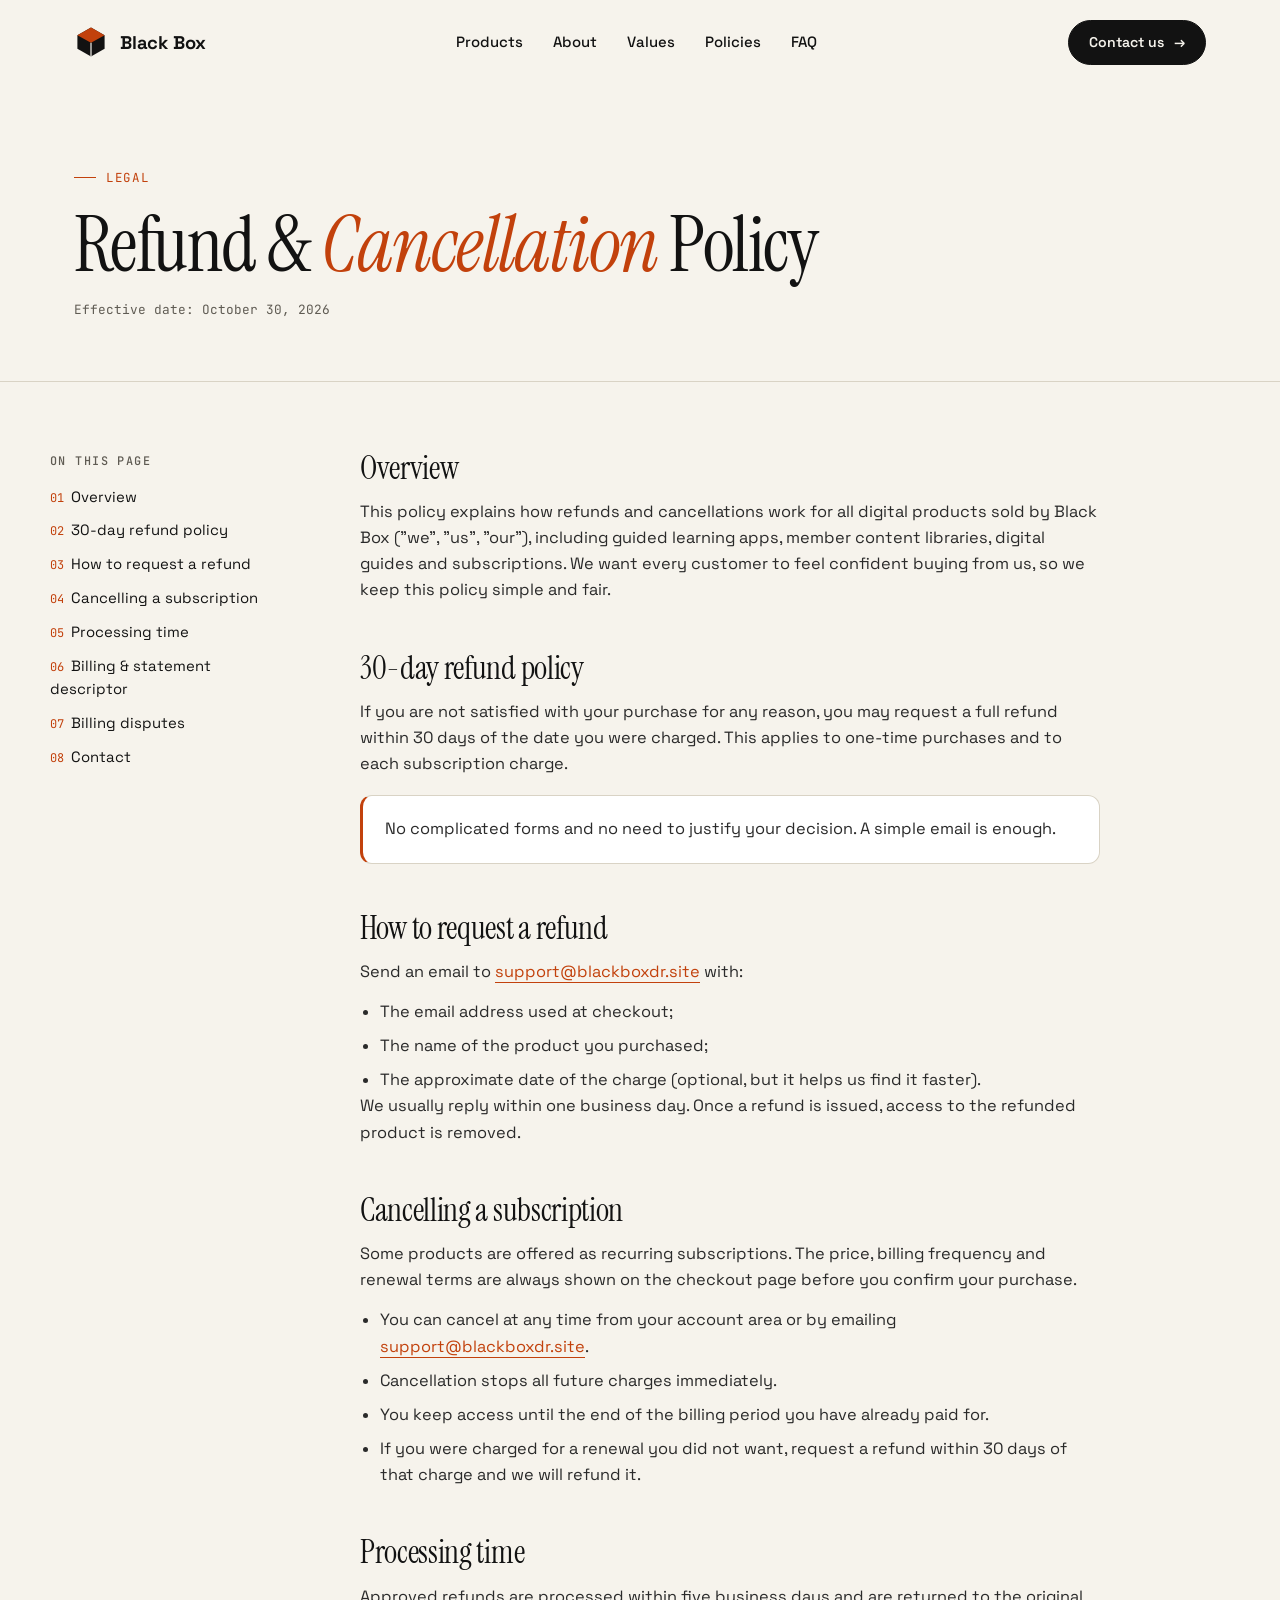
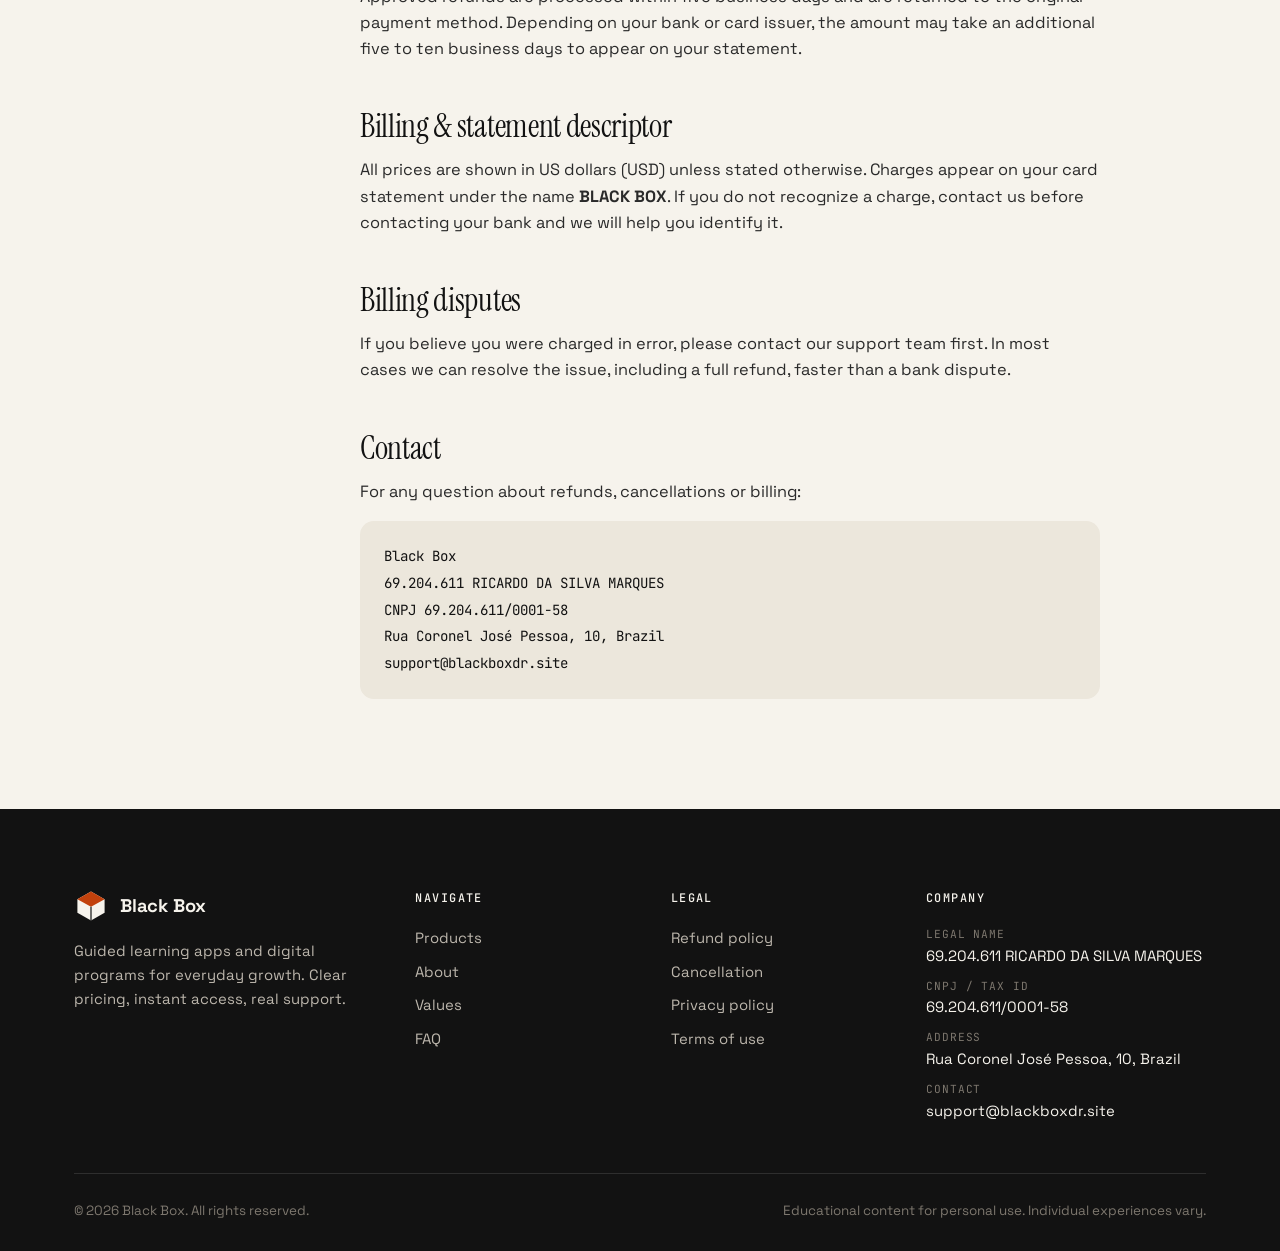
<file: refund.html>
<!DOCTYPE html>
<html lang="en">
<head>
<meta charset="UTF-8">
<meta name="viewport" content="width=device-width, initial-scale=1.0">
<title>Refund &amp; Cancellation Policy | Black Box</title>
<meta name="description" content="How refunds, cancellations and subscription billing work at Black Box.">
<link rel="preconnect" href="https://fonts.googleapis.com">
<link rel="preconnect" href="https://fonts.gstatic.com" crossorigin>
<link href="https://fonts.googleapis.com/css2?family=Instrument+Serif:ital@0;1&family=Space+Grotesk:wght@400;500;600;700&family=JetBrains+Mono:wght@400;500&display=swap" rel="stylesheet">
<link rel="stylesheet" href="styles.css">
</head>
<body>

<header id="top">
  <div class="wrap nav">
    <a href="index.html" class="logo" aria-label="Black Box home">
      <svg class="logo-mark" viewBox="0 0 40 40" aria-hidden="true">
        <path d="M20 3 36 12v16L20 37 4 28V12Z" fill="#121212"/>
        <path d="M20 3 36 12 20 21 4 12Z" fill="#c2410c"/>
        <path d="M20 21v16" stroke="#f6f3ec" stroke-width="1.4"/>
      </svg>
      Black Box
    </a>
    <ul class="nav-links" id="navLinks">
      <li><a href="index.html#products">Products</a></li>
      <li><a href="index.html#about">About</a></li>
      <li><a href="index.html#values">Values</a></li>
      <li><a href="index.html#policies">Policies</a></li>
      <li><a href="index.html#faq">FAQ</a></li>
    </ul>
    <a href="index.html#contact" class="btn btn-dark">Contact us <span class="arr">→</span></a>
    <button class="burger" id="burger" aria-label="Open menu" aria-expanded="false"><span></span><span></span><span></span></button>
  </div>
</header>

<main>
  <section class="legal-hero">
    <div class="wrap">
      <span class="eyebrow">Legal</span>
      <h1>Refund &amp; <em>Cancellation</em> Policy</h1>
      <p class="upd">Effective date: October 30, 2026</p>
    </div>
  </section>
  <div class="wrap legal-layout">
    <nav class="toc" aria-label="On this page">
      <h5>On this page</h5>
      <ol>
        <li><a href="#overview">Overview</a></li>
        <li><a href="#refunds">30-day refund policy</a></li>
        <li><a href="#how-to-request">How to request a refund</a></li>
        <li><a href="#cancellation">Cancelling a subscription</a></li>
        <li><a href="#processing">Processing time</a></li>
        <li><a href="#billing">Billing &amp; statement descriptor</a></li>
        <li><a href="#disputes">Billing disputes</a></li>
        <li><a href="#contact-refund">Contact</a></li>
      </ol>
    </nav>
    <article class="legal-doc">
      <h2 id="overview">Overview</h2>
      <p>This policy explains how refunds and cancellations work for all digital products sold by Black Box ("we", "us", "our"), including guided learning apps, member content libraries, digital guides and subscriptions. We want every customer to feel confident buying from us, so we keep this policy simple and fair.</p>

      <h2 id="refunds">30-day refund policy</h2>
      <p>If you are not satisfied with your purchase for any reason, you may request a full refund within 30 days of the date you were charged. This applies to one-time purchases and to each subscription charge.</p>
      <div class="note"><p>No complicated forms and no need to justify your decision. A simple email is enough.</p></div>

      <h2 id="how-to-request">How to request a refund</h2>
      <p>Send an email to <a href="mailto:support@blackboxdr.site">support@blackboxdr.site</a> with:</p>
      <ul>
        <li>The email address used at checkout;</li>
        <li>The name of the product you purchased;</li>
        <li>The approximate date of the charge (optional, but it helps us find it faster).</li>
      </ul>
      <p>We usually reply within one business day. Once a refund is issued, access to the refunded product is removed.</p>

      <h2 id="cancellation">Cancelling a subscription</h2>
      <p>Some products are offered as recurring subscriptions. The price, billing frequency and renewal terms are always shown on the checkout page before you confirm your purchase.</p>
      <ul>
        <li>You can cancel at any time from your account area or by emailing <a href="mailto:support@blackboxdr.site">support@blackboxdr.site</a>.</li>
        <li>Cancellation stops all future charges immediately.</li>
        <li>You keep access until the end of the billing period you have already paid for.</li>
        <li>If you were charged for a renewal you did not want, request a refund within 30 days of that charge and we will refund it.</li>
      </ul>

      <h2 id="processing">Processing time</h2>
      <p>Approved refunds are processed within five business days and are returned to the original payment method. Depending on your bank or card issuer, the amount may take an additional five to ten business days to appear on your statement.</p>

      <h2 id="billing">Billing &amp; statement descriptor</h2>
      <p>All prices are shown in US dollars (USD) unless stated otherwise. Charges appear on your card statement under the name <strong>BLACK BOX</strong>. If you do not recognize a charge, contact us before contacting your bank and we will help you identify it.</p>

      <h2 id="disputes">Billing disputes</h2>
      <p>If you believe you were charged in error, please contact our support team first. In most cases we can resolve the issue, including a full refund, faster than a bank dispute.</p>

      <h2 id="contact-refund">Contact</h2>
      <p>For any question about refunds, cancellations or billing:</p>
      <div class="company">Black Box<br>69.204.611 RICARDO DA SILVA MARQUES<br>CNPJ 69.204.611/0001-58<br>Rua Coronel José Pessoa, 10, Brazil<br>support@blackboxdr.site</div>
    </article>
  </div>
</main>

<footer>
  <div class="wrap">
    <div class="foot-grid">
      <div>
        <a href="index.html" class="logo">
          <svg class="logo-mark" viewBox="0 0 40 40" aria-hidden="true">
            <path d="M20 3 36 12v16L20 37 4 28V12Z" fill="#f6f3ec"/>
            <path d="M20 3 36 12 20 21 4 12Z" fill="#c2410c"/>
            <path d="M20 21v16" stroke="#121212" stroke-width="1.4"/>
          </svg>
          Black Box
        </a>
        <p>Guided learning apps and digital programs for everyday growth. Clear pricing, instant access, real support.</p>
      </div>
      <div>
        <h5>Navigate</h5>
        <ul>
          <li><a href="index.html#products">Products</a></li>
          <li><a href="index.html#about">About</a></li>
          <li><a href="index.html#values">Values</a></li>
          <li><a href="index.html#faq">FAQ</a></li>
        </ul>
      </div>
      <div>
        <h5>Legal</h5>
        <ul>
          <li><a href="refund.html">Refund policy</a></li>
          <li><a href="refund.html#cancellation">Cancellation</a></li>
          <li><a href="privacy.html">Privacy policy</a></li>
          <li><a href="terms.html">Terms of use</a></li>
        </ul>
      </div>
      <div class="legal">
        <h5>Company</h5>
        <dl>
          <div><dt>Legal name</dt><dd>69.204.611 RICARDO DA SILVA MARQUES</dd></div>
          <div><dt>CNPJ / Tax ID</dt><dd>69.204.611/0001-58</dd></div>
          <div><dt>Address</dt><dd>Rua Coronel José Pessoa, 10, Brazil</dd></div>
          <div><dt>Contact</dt><dd><a href="mailto:support@blackboxdr.site">support@blackboxdr.site</a></dd></div>
        </dl>
      </div>
    </div>
    <div class="foot-bottom">
      <span>© <span id="yr">2026</span> Black Box. All rights reserved.</span>
      <span>Educational content for personal use. Individual experiences vary.</span>
    </div>
  </div>
</footer>

<script src="script.js"></script>
</body>
</html>
</file>
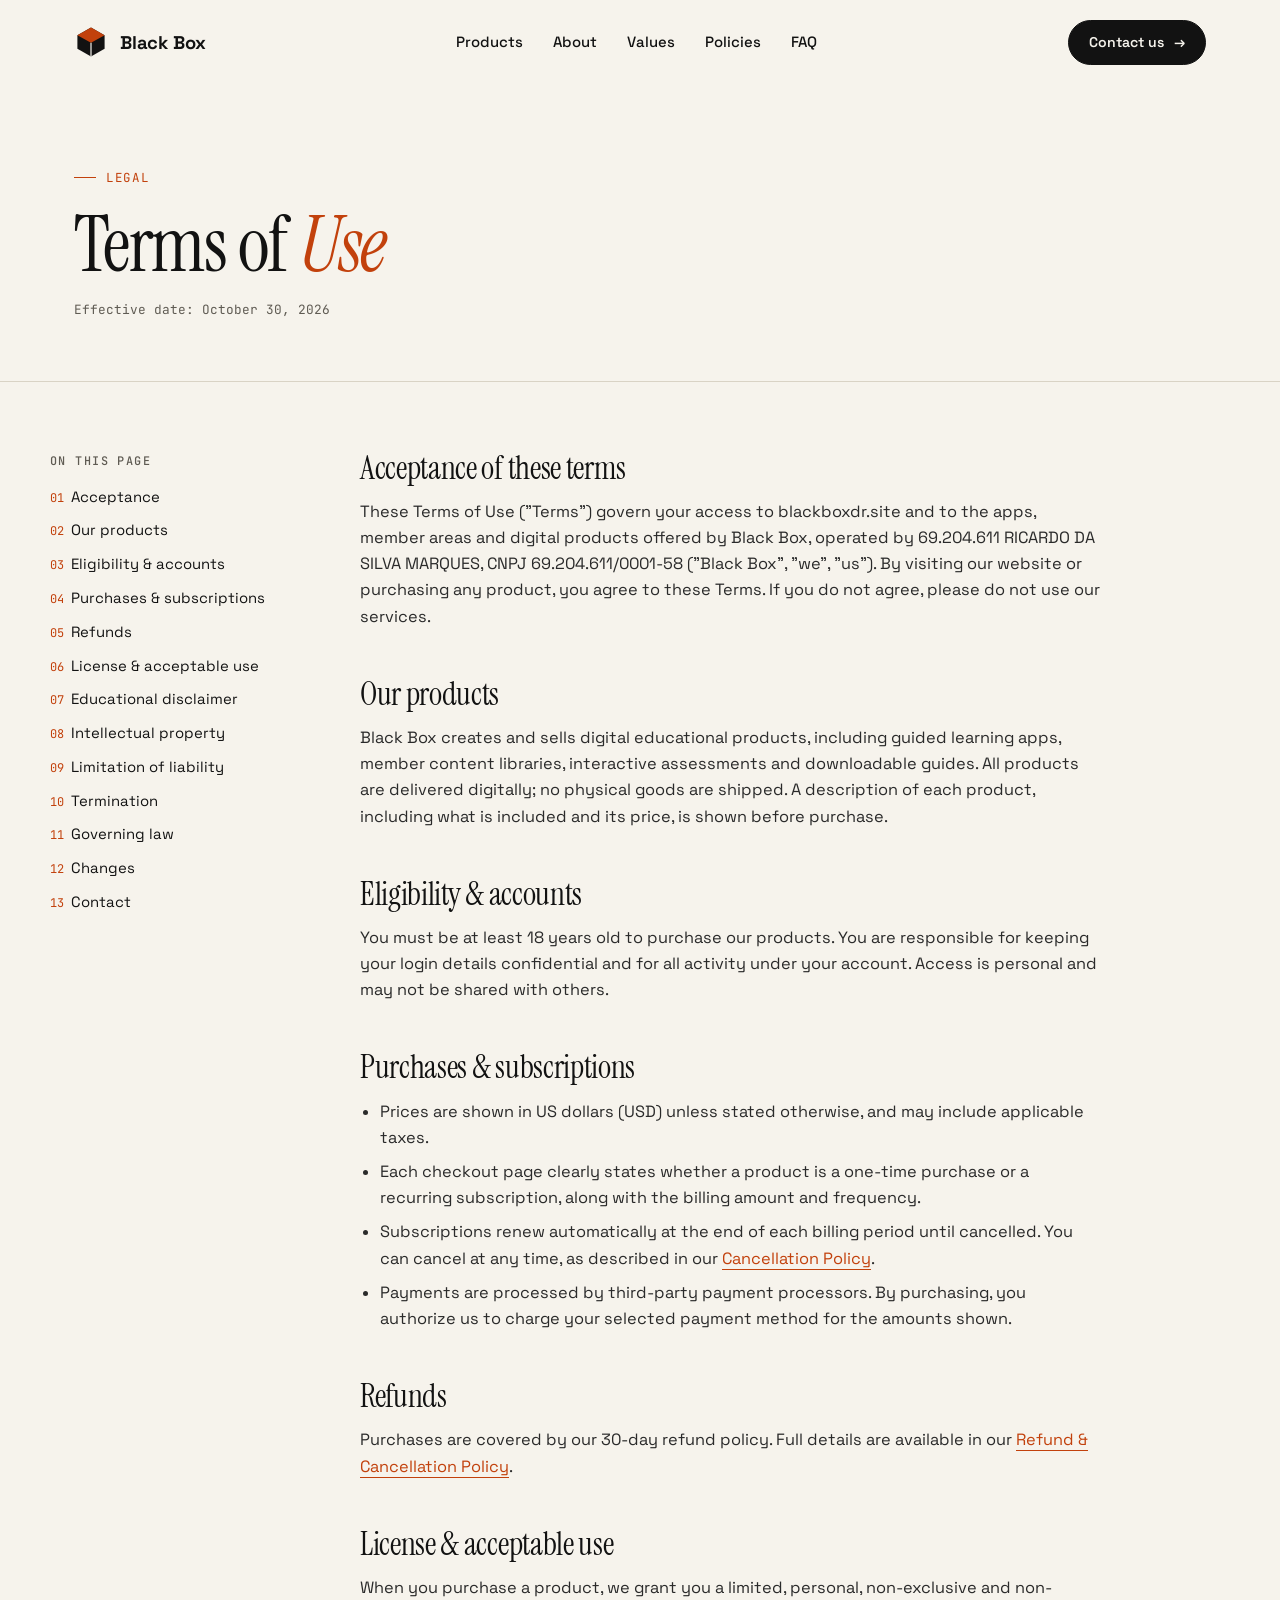
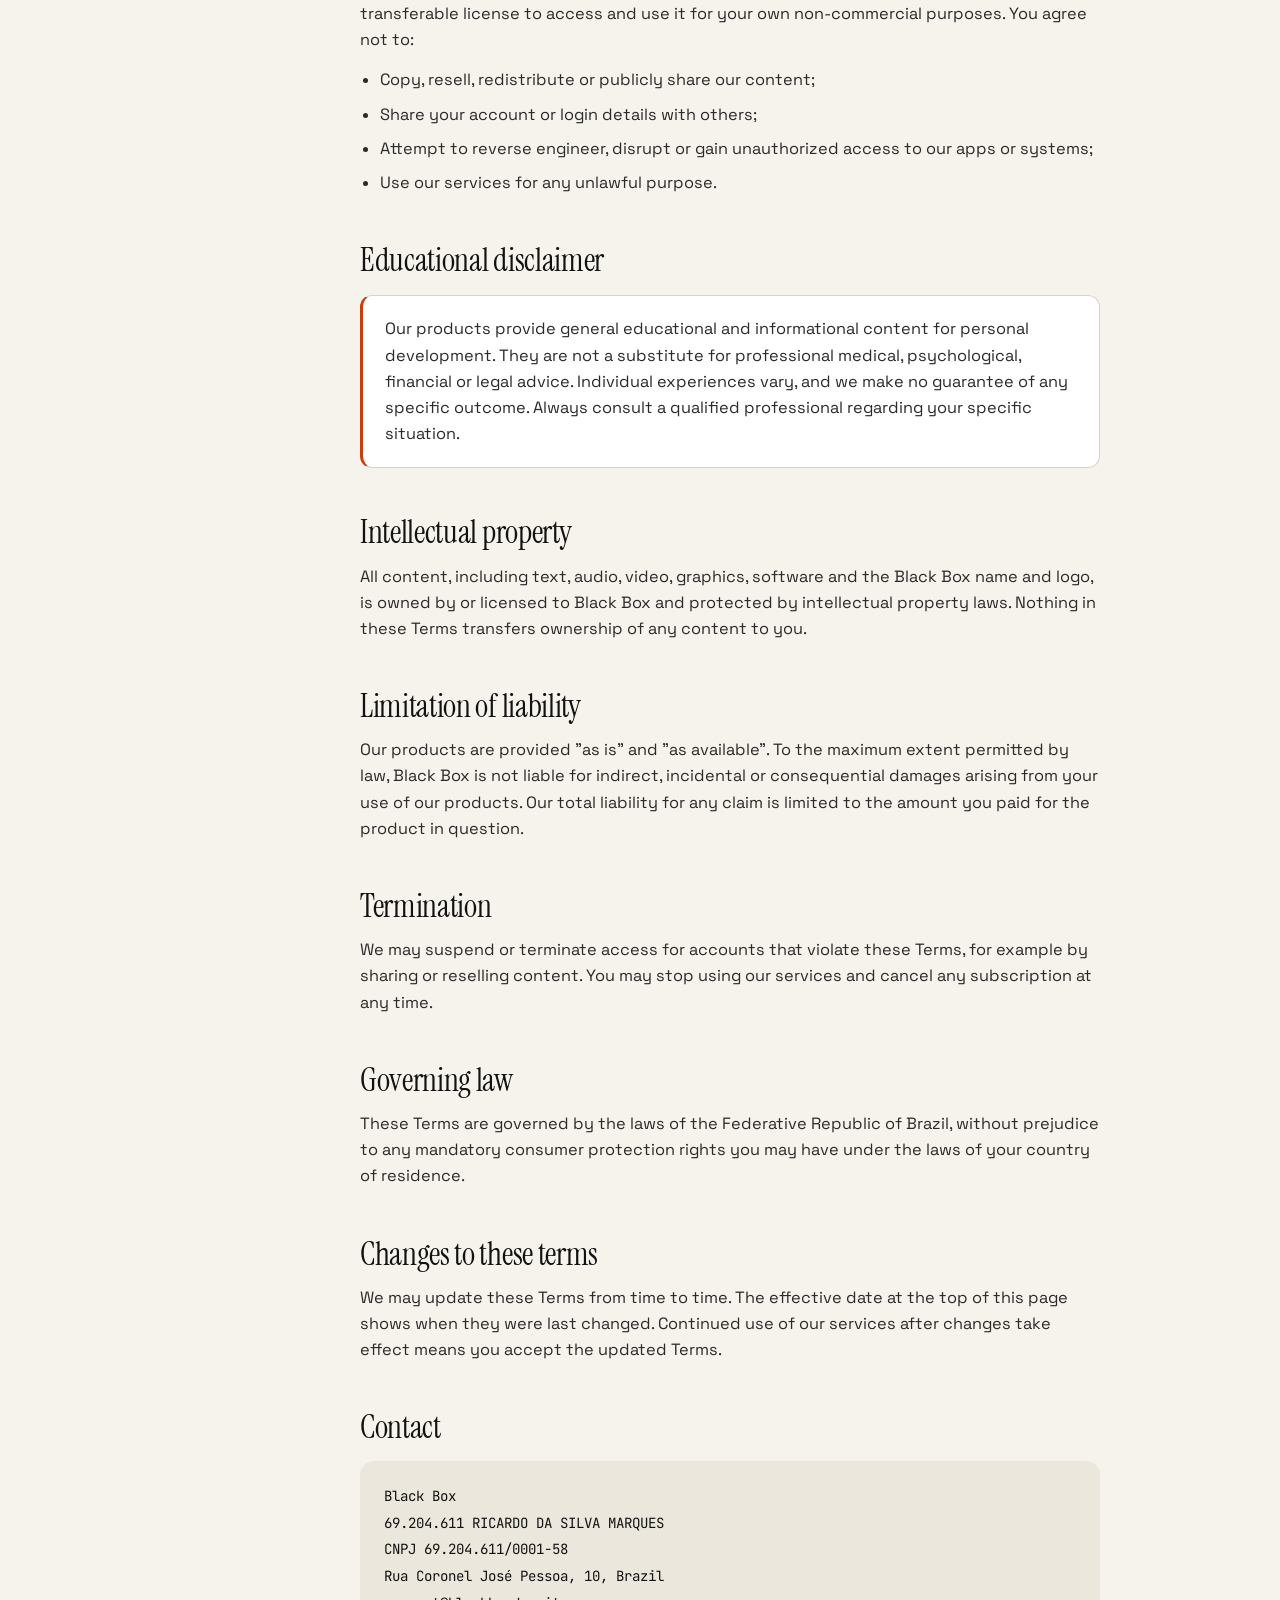
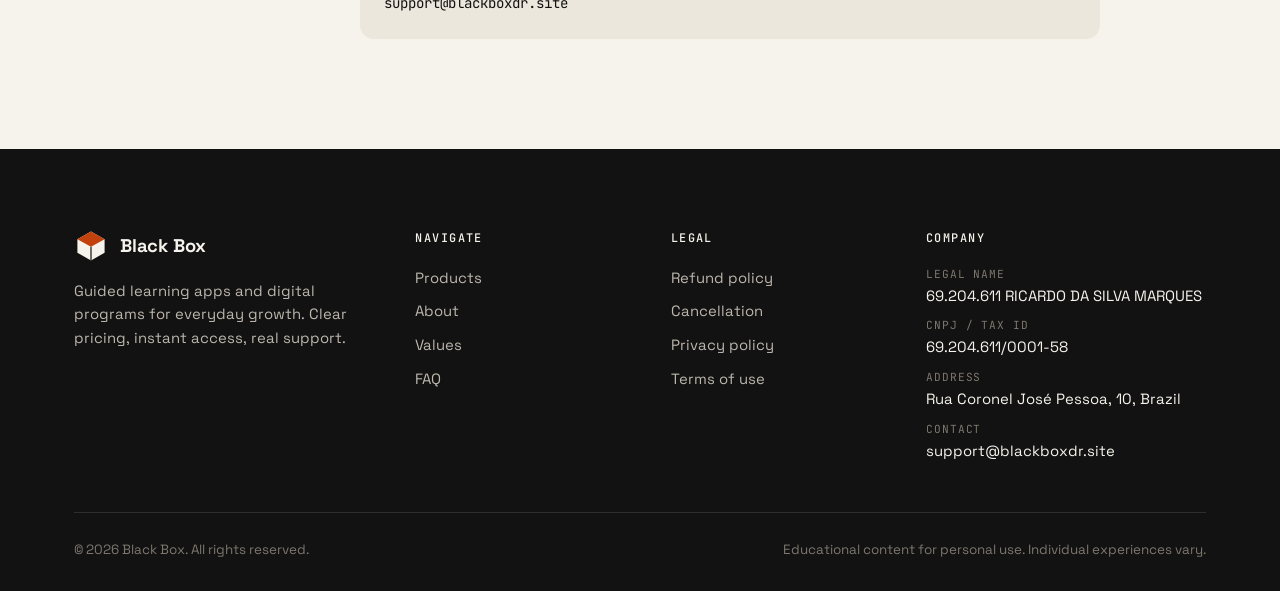
<file: terms.html>
<!DOCTYPE html>
<html lang="en">
<head>
<meta charset="UTF-8">
<meta name="viewport" content="width=device-width, initial-scale=1.0">
<title>Terms of Use | Black Box</title>
<meta name="description" content="The terms that govern the use of Black Box websites, apps and digital products.">
<link rel="preconnect" href="https://fonts.googleapis.com">
<link rel="preconnect" href="https://fonts.gstatic.com" crossorigin>
<link href="https://fonts.googleapis.com/css2?family=Instrument+Serif:ital@0;1&family=Space+Grotesk:wght@400;500;600;700&family=JetBrains+Mono:wght@400;500&display=swap" rel="stylesheet">
<link rel="stylesheet" href="styles.css">
</head>
<body>

<header id="top">
  <div class="wrap nav">
    <a href="index.html" class="logo" aria-label="Black Box home">
      <svg class="logo-mark" viewBox="0 0 40 40" aria-hidden="true">
        <path d="M20 3 36 12v16L20 37 4 28V12Z" fill="#121212"/>
        <path d="M20 3 36 12 20 21 4 12Z" fill="#c2410c"/>
        <path d="M20 21v16" stroke="#f6f3ec" stroke-width="1.4"/>
      </svg>
      Black Box
    </a>
    <ul class="nav-links" id="navLinks">
      <li><a href="index.html#products">Products</a></li>
      <li><a href="index.html#about">About</a></li>
      <li><a href="index.html#values">Values</a></li>
      <li><a href="index.html#policies">Policies</a></li>
      <li><a href="index.html#faq">FAQ</a></li>
    </ul>
    <a href="index.html#contact" class="btn btn-dark">Contact us <span class="arr">→</span></a>
    <button class="burger" id="burger" aria-label="Open menu" aria-expanded="false"><span></span><span></span><span></span></button>
  </div>
</header>

<main>
  <section class="legal-hero">
    <div class="wrap">
      <span class="eyebrow">Legal</span>
      <h1>Terms of <em>Use</em></h1>
      <p class="upd">Effective date: October 30, 2026</p>
    </div>
  </section>
  <div class="wrap legal-layout">
    <nav class="toc" aria-label="On this page">
      <h5>On this page</h5>
      <ol>
        <li><a href="#acceptance">Acceptance</a></li>
        <li><a href="#services">Our products</a></li>
        <li><a href="#eligibility">Eligibility &amp; accounts</a></li>
        <li><a href="#purchases">Purchases &amp; subscriptions</a></li>
        <li><a href="#refunds-terms">Refunds</a></li>
        <li><a href="#license">License &amp; acceptable use</a></li>
        <li><a href="#disclaimer">Educational disclaimer</a></li>
        <li><a href="#ip">Intellectual property</a></li>
        <li><a href="#liability">Limitation of liability</a></li>
        <li><a href="#termination">Termination</a></li>
        <li><a href="#law">Governing law</a></li>
        <li><a href="#changes-terms">Changes</a></li>
        <li><a href="#contact-terms">Contact</a></li>
      </ol>
    </nav>
    <article class="legal-doc">
      <h2 id="acceptance">Acceptance of these terms</h2>
      <p>These Terms of Use ("Terms") govern your access to blackboxdr.site and to the apps, member areas and digital products offered by Black Box, operated by 69.204.611 RICARDO DA SILVA MARQUES, CNPJ 69.204.611/0001-58 ("Black Box", "we", "us"). By visiting our website or purchasing any product, you agree to these Terms. If you do not agree, please do not use our services.</p>

      <h2 id="services">Our products</h2>
      <p>Black Box creates and sells digital educational products, including guided learning apps, member content libraries, interactive assessments and downloadable guides. All products are delivered digitally; no physical goods are shipped. A description of each product, including what is included and its price, is shown before purchase.</p>

      <h2 id="eligibility">Eligibility &amp; accounts</h2>
      <p>You must be at least 18 years old to purchase our products. You are responsible for keeping your login details confidential and for all activity under your account. Access is personal and may not be shared with others.</p>

      <h2 id="purchases">Purchases &amp; subscriptions</h2>
      <ul>
        <li>Prices are shown in US dollars (USD) unless stated otherwise, and may include applicable taxes.</li>
        <li>Each checkout page clearly states whether a product is a one-time purchase or a recurring subscription, along with the billing amount and frequency.</li>
        <li>Subscriptions renew automatically at the end of each billing period until cancelled. You can cancel at any time, as described in our <a href="refund.html#cancellation">Cancellation Policy</a>.</li>
        <li>Payments are processed by third-party payment processors. By purchasing, you authorize us to charge your selected payment method for the amounts shown.</li>
      </ul>

      <h2 id="refunds-terms">Refunds</h2>
      <p>Purchases are covered by our 30-day refund policy. Full details are available in our <a href="refund.html">Refund &amp; Cancellation Policy</a>.</p>

      <h2 id="license">License &amp; acceptable use</h2>
      <p>When you purchase a product, we grant you a limited, personal, non-exclusive and non-transferable license to access and use it for your own non-commercial purposes. You agree not to:</p>
      <ul>
        <li>Copy, resell, redistribute or publicly share our content;</li>
        <li>Share your account or login details with others;</li>
        <li>Attempt to reverse engineer, disrupt or gain unauthorized access to our apps or systems;</li>
        <li>Use our services for any unlawful purpose.</li>
      </ul>

      <h2 id="disclaimer">Educational disclaimer</h2>
      <div class="note"><p>Our products provide general educational and informational content for personal development. They are not a substitute for professional medical, psychological, financial or legal advice. Individual experiences vary, and we make no guarantee of any specific outcome. Always consult a qualified professional regarding your specific situation.</p></div>

      <h2 id="ip">Intellectual property</h2>
      <p>All content, including text, audio, video, graphics, software and the Black Box name and logo, is owned by or licensed to Black Box and protected by intellectual property laws. Nothing in these Terms transfers ownership of any content to you.</p>

      <h2 id="liability">Limitation of liability</h2>
      <p>Our products are provided "as is" and "as available". To the maximum extent permitted by law, Black Box is not liable for indirect, incidental or consequential damages arising from your use of our products. Our total liability for any claim is limited to the amount you paid for the product in question.</p>

      <h2 id="termination">Termination</h2>
      <p>We may suspend or terminate access for accounts that violate these Terms, for example by sharing or reselling content. You may stop using our services and cancel any subscription at any time.</p>

      <h2 id="law">Governing law</h2>
      <p>These Terms are governed by the laws of the Federative Republic of Brazil, without prejudice to any mandatory consumer protection rights you may have under the laws of your country of residence.</p>

      <h2 id="changes-terms">Changes to these terms</h2>
      <p>We may update these Terms from time to time. The effective date at the top of this page shows when they were last changed. Continued use of our services after changes take effect means you accept the updated Terms.</p>

      <h2 id="contact-terms">Contact</h2>
      <div class="company">Black Box<br>69.204.611 RICARDO DA SILVA MARQUES<br>CNPJ 69.204.611/0001-58<br>Rua Coronel José Pessoa, 10, Brazil<br>support@blackboxdr.site</div>
    </article>
  </div>
</main>

<footer>
  <div class="wrap">
    <div class="foot-grid">
      <div>
        <a href="index.html" class="logo">
          <svg class="logo-mark" viewBox="0 0 40 40" aria-hidden="true">
            <path d="M20 3 36 12v16L20 37 4 28V12Z" fill="#f6f3ec"/>
            <path d="M20 3 36 12 20 21 4 12Z" fill="#c2410c"/>
            <path d="M20 21v16" stroke="#121212" stroke-width="1.4"/>
          </svg>
          Black Box
        </a>
        <p>Guided learning apps and digital programs for everyday growth. Clear pricing, instant access, real support.</p>
      </div>
      <div>
        <h5>Navigate</h5>
        <ul>
          <li><a href="index.html#products">Products</a></li>
          <li><a href="index.html#about">About</a></li>
          <li><a href="index.html#values">Values</a></li>
          <li><a href="index.html#faq">FAQ</a></li>
        </ul>
      </div>
      <div>
        <h5>Legal</h5>
        <ul>
          <li><a href="refund.html">Refund policy</a></li>
          <li><a href="refund.html#cancellation">Cancellation</a></li>
          <li><a href="privacy.html">Privacy policy</a></li>
          <li><a href="terms.html">Terms of use</a></li>
        </ul>
      </div>
      <div class="legal">
        <h5>Company</h5>
        <dl>
          <div><dt>Legal name</dt><dd>69.204.611 RICARDO DA SILVA MARQUES</dd></div>
          <div><dt>CNPJ / Tax ID</dt><dd>69.204.611/0001-58</dd></div>
          <div><dt>Address</dt><dd>Rua Coronel José Pessoa, 10, Brazil</dd></div>
          <div><dt>Contact</dt><dd><a href="mailto:support@blackboxdr.site">support@blackboxdr.site</a></dd></div>
        </dl>
      </div>
    </div>
    <div class="foot-bottom">
      <span>© <span id="yr">2026</span> Black Box. All rights reserved.</span>
      <span>Educational content for personal use. Individual experiences vary.</span>
    </div>
  </div>
</footer>

<script src="script.js"></script>
</body>
</html>
</file>
<file: styles.css>
:root{
    --ink:#121212;
    --ink-2:#2a2a2a;
    --paper:#f6f3ec;
    --paper-2:#ece7dc;
    --white:#ffffff;
    --muted:#5f5b53;
    --line:#d9d3c5;
    --accent:#c2410c;
    --accent-soft:#fbe4d6;
    --radius:18px;
    --maxw:1180px;
    --serif:"Instrument Serif", Georgia, serif;
    --sans:"Space Grotesk", system-ui, sans-serif;
    --mono:"JetBrains Mono", ui-monospace, monospace;
  }
  *{box-sizing:border-box;margin:0;padding:0}
  html{scroll-behavior:smooth}
  body{font-family:var(--sans);background:var(--paper);color:var(--ink);line-height:1.6;-webkit-font-smoothing:antialiased;overflow-x:hidden}
  a{color:inherit;text-decoration:none}
  img,svg{display:block;max-width:100%}
  .wrap{max-width:var(--maxw);margin:0 auto;padding:0 24px}
  .eyebrow{font-family:var(--mono);font-size:.78rem;letter-spacing:.14em;text-transform:uppercase;color:var(--accent);display:inline-flex;align-items:center;gap:10px}
  .eyebrow::before{content:"";width:22px;height:1px;background:currentColor}
  h1,h2,h3{font-weight:400;line-height:1.05}
  h2{font-family:var(--serif);font-size:clamp(2.2rem,4.6vw,3.6rem);letter-spacing:-.01em;margin:14px 0 18px}
  h2 em,h1 em{font-style:italic;color:var(--accent)}
  .lead{font-size:1.1rem;color:var(--muted);max-width:620px}
  section{padding:110px 0}

  /* Buttons */
  .btn{display:inline-flex;align-items:center;gap:10px;font-weight:600;font-size:.95rem;padding:14px 24px;border-radius:999px;border:1.5px solid var(--ink);transition:transform .25s ease,background .25s ease,color .25s ease}
  .btn-dark{background:var(--ink);color:var(--paper)}
  .btn-dark:hover{background:var(--accent);border-color:var(--accent);transform:translateY(-2px)}
  .btn-ghost{background:transparent;color:var(--ink)}
  .btn-ghost:hover{background:var(--ink);color:var(--paper);transform:translateY(-2px)}
  .btn .arr{transition:transform .25s ease}
  .btn:hover .arr{transform:translateX(4px)}

  /* Header */
  header{position:fixed;inset:0 0 auto 0;z-index:50;transition:background .3s ease,box-shadow .3s ease,padding .3s ease;padding:20px 0}
  header.scrolled{background:rgba(246,243,236,.92);backdrop-filter:blur(10px);-webkit-backdrop-filter:blur(10px);box-shadow:0 1px 0 var(--line);padding:12px 0}
  .nav{display:flex;align-items:center;justify-content:space-between;gap:24px}
  .logo{display:flex;align-items:center;gap:12px;font-weight:700;font-size:1.15rem;letter-spacing:-.01em}
  .logo-mark{width:34px;height:34px}
  .nav-links{display:flex;gap:30px;list-style:none;font-size:.93rem;font-weight:500}
  .nav-links a{position:relative;padding:4px 0}
  .nav-links a::after{content:"";position:absolute;left:0;bottom:-2px;width:0;height:1.5px;background:var(--accent);transition:width .25s ease}
  .nav-links a:hover::after{width:100%}
  .nav .btn{padding:10px 20px;font-size:.88rem}
  .burger{display:none;background:none;border:0;width:40px;height:40px;cursor:pointer;position:relative}
  .burger span{position:absolute;left:9px;right:9px;height:2px;background:var(--ink);transition:transform .3s ease,opacity .3s ease}
  .burger span:nth-child(1){top:13px}.burger span:nth-child(2){top:19px}.burger span:nth-child(3){top:25px}
  .burger.open span:nth-child(1){transform:translateY(6px) rotate(45deg)}
  .burger.open span:nth-child(2){opacity:0}
  .burger.open span:nth-child(3){transform:translateY(-6px) rotate(-45deg)}

  /* Hero */
  .hero{padding:170px 0 90px;position:relative}
  .hero-grid{display:grid;grid-template-columns:1.15fr .85fr;gap:60px;align-items:center}
  .hero h1{font-family:var(--serif);font-size:clamp(3rem,7.4vw,6.2rem);letter-spacing:-.02em;margin:22px 0 26px}
  .hero .lead{font-size:1.18rem;margin-bottom:36px}
  .hero-ctas{display:flex;flex-wrap:wrap;gap:14px}
  .hero-note{margin-top:28px;font-family:var(--mono);font-size:.78rem;color:var(--muted);display:flex;flex-wrap:wrap;gap:18px}
  .hero-note span{display:inline-flex;align-items:center;gap:8px}
  .hero-note span::before{content:"";width:7px;height:7px;border-radius:50%;background:var(--accent)}
  .cube-stage{position:relative;aspect-ratio:1/1;display:grid;place-items:center}
  .cube-stage::before{content:"";position:absolute;inset:8%;border:1px dashed var(--line);border-radius:50%;animation:spin 60s linear infinite}
  .cube-stage svg{width:78%;animation:float 7s ease-in-out infinite}
  .tag{position:absolute;font-family:var(--mono);font-size:.74rem;background:var(--white);border:1px solid var(--line);padding:8px 12px;border-radius:999px;box-shadow:0 8px 24px rgba(18,18,18,.06);white-space:nowrap}
  .tag b{color:var(--accent);font-weight:500}
  .tag.t1{top:12%;left:-2%}.tag.t2{top:46%;right:-4%}.tag.t3{bottom:10%;left:8%}
  @keyframes float{0%,100%{transform:translateY(0)}50%{transform:translateY(-14px)}}
  @keyframes spin{to{transform:rotate(360deg)}}

  /* Facts strip */
  .facts{background:var(--ink);color:var(--paper);padding:0}
  .facts-grid{display:grid;grid-template-columns:repeat(4,1fr)}
  .fact{padding:42px 28px;border-right:1px solid #2e2e2e}
  .fact:last-child{border-right:0}
  .fact .big{font-family:var(--serif);font-size:2.6rem;line-height:1}
  .fact .big em{color:#f08a5d;font-style:italic}
  .fact .lbl{font-family:var(--mono);font-size:.76rem;letter-spacing:.08em;text-transform:uppercase;color:#a9a39a;margin-top:10px}

  /* Products */
  .section-head{display:flex;justify-content:space-between;align-items:flex-end;gap:40px;margin-bottom:56px;flex-wrap:wrap}
  .products-grid{display:grid;grid-template-columns:repeat(3,1fr);gap:20px}
  .card{background:var(--white);border:1px solid var(--line);border-radius:var(--radius);padding:34px 30px;position:relative;overflow:hidden;transition:transform .35s ease,border-color .35s ease,box-shadow .35s ease}
  .card:hover{transform:translateY(-6px);border-color:var(--ink);box-shadow:0 18px 40px rgba(18,18,18,.08)}
  .card .num{font-family:var(--mono);font-size:.75rem;color:var(--muted)}
  .card .ico{width:52px;height:52px;border-radius:14px;background:var(--accent-soft);display:grid;place-items:center;margin:22px 0 22px}
  .card .ico svg{width:26px;height:26px;stroke:var(--accent);fill:none;stroke-width:1.8;stroke-linecap:round;stroke-linejoin:round}
  .card h3{font-size:1.3rem;font-weight:600;margin-bottom:10px;letter-spacing:-.01em}
  .card p{color:var(--muted);font-size:.97rem}
  .card.feature{grid-column:span 2;background:var(--ink);color:var(--paper);border-color:var(--ink);display:grid;grid-template-columns:1fr 1fr;gap:30px;align-items:center}
  .card.feature p{color:#bdb7ad}
  .card.feature .num{color:#8d877e}
  .card.feature .ico{background:#2a2a2a}
  .card.feature .ico svg{stroke:#f08a5d}
  .flow{display:flex;flex-direction:column;gap:10px}
  .flow div{font-family:var(--mono);font-size:.8rem;border:1px solid #3a3a3a;border-radius:10px;padding:12px 14px;display:flex;justify-content:space-between}
  .flow div span:last-child{color:#f08a5d}

  /* About */
  .about{background:var(--paper-2)}
  .about-grid{display:grid;grid-template-columns:.9fr 1.1fr;gap:70px;align-items:start}
  .about-quote{font-family:var(--serif);font-size:clamp(1.8rem,3.2vw,2.6rem);line-height:1.18;border-left:3px solid var(--accent);padding-left:26px;margin-top:28px}
  .about-body p{color:var(--ink-2);margin-bottom:18px;font-size:1.05rem}
  .steps{margin-top:34px;display:grid;gap:14px}
  .step{display:grid;grid-template-columns:54px 1fr;gap:18px;background:var(--paper);border:1px solid var(--line);border-radius:14px;padding:20px}
  .step .n{font-family:var(--serif);font-size:2rem;line-height:1;color:var(--accent)}
  .step h4{font-size:1.02rem;font-weight:600;margin-bottom:4px}
  .step p{margin:0;font-size:.94rem;color:var(--muted)}

  /* Values */
  .values-grid{display:grid;grid-template-columns:repeat(4,1fr);border-top:1px solid var(--ink)}
  .value{padding:34px 26px 10px 0;border-right:1px solid var(--line)}
  .value+.value{padding-left:26px}
  .value:last-child{border-right:0}
  .value .k{font-family:var(--mono);font-size:.75rem;color:var(--accent)}
  .value h3{font-family:var(--serif);font-size:2rem;margin:14px 0 12px}
  .value p{color:var(--muted);font-size:.96rem}

  /* Why */
  .why{background:var(--ink);color:var(--paper)}
  .why .lead{color:#bdb7ad}
  .why .eyebrow{color:#f08a5d}
  .why h2 em{color:#f08a5d}
  .why-grid{display:grid;grid-template-columns:repeat(3,1fr);gap:20px;margin-top:50px}
  .why-item{border:1px solid #333;border-radius:var(--radius);padding:32px 28px}
  .why-item .chk{width:38px;height:38px;border-radius:50%;border:1.5px solid #f08a5d;display:grid;place-items:center;margin-bottom:22px}
  .why-item .chk svg{width:18px;stroke:#f08a5d;fill:none;stroke-width:2.2}
  .why-item h3{font-size:1.2rem;font-weight:600;margin-bottom:10px}
  .why-item p{color:#bdb7ad;font-size:.96rem}

  /* Policies + FAQ */
  .two-col{display:grid;grid-template-columns:1fr 1fr;gap:60px}
  details{border-bottom:1px solid var(--line);padding:22px 0}
  details:first-of-type{border-top:1px solid var(--line)}
  summary{cursor:pointer;list-style:none;display:flex;justify-content:space-between;align-items:center;gap:20px;font-weight:600;font-size:1.05rem}
  summary::-webkit-details-marker{display:none}
  summary .pm{width:28px;height:28px;flex:none;border-radius:50%;border:1.5px solid var(--ink);position:relative;transition:background .25s ease,transform .3s ease}
  summary .pm::before,summary .pm::after{content:"";position:absolute;left:50%;top:50%;width:11px;height:1.5px;background:var(--ink);transform:translate(-50%,-50%)}
  summary .pm::after{transform:translate(-50%,-50%) rotate(90deg);transition:transform .3s ease}
  details[open] summary .pm{background:var(--ink)}
  details[open] summary .pm::before,details[open] summary .pm::after{background:var(--paper)}
  details[open] summary .pm::after{transform:translate(-50%,-50%) rotate(0)}
  details .ans{color:var(--muted);padding-top:12px;font-size:.98rem}
  details .ans p+p{margin-top:10px}
  .policy-box{background:var(--white);border:1px solid var(--line);border-radius:var(--radius);padding:34px}
  .policy-box h3{font-family:var(--serif);font-size:2rem;margin-bottom:6px}
  .policy-box .upd{font-family:var(--mono);font-size:.74rem;color:var(--muted);margin-bottom:18px}

  /* CTA */
  .cta-band{padding:0 0 110px}
  .cta-inner{background:var(--accent);color:var(--white);border-radius:28px;padding:80px 60px;position:relative;overflow:hidden;display:grid;grid-template-columns:1.3fr .7fr;gap:40px;align-items:center}
  .cta-inner::after{content:"";position:absolute;right:-80px;top:-80px;width:320px;height:320px;border:1.5px solid rgba(255,255,255,.25);border-radius:40px;transform:rotate(18deg)}
  .cta-inner h2{color:var(--white);margin:0 0 16px}
  .cta-inner h2 em{color:var(--ink)}
  .cta-inner p{color:#ffe9dd;font-size:1.08rem;max-width:520px}
  .cta-actions{display:flex;flex-direction:column;gap:12px;position:relative;z-index:1}
  .cta-actions .btn{justify-content:center}
  .btn-light{background:var(--white);color:var(--ink);border-color:var(--white)}
  .btn-light:hover{background:var(--ink);color:var(--white);border-color:var(--ink);transform:translateY(-2px)}
  .btn-outline-light{background:transparent;color:var(--white);border-color:rgba(255,255,255,.7)}
  .btn-outline-light:hover{background:rgba(255,255,255,.12);transform:translateY(-2px)}

  /* Footer */
  footer{background:var(--ink);color:#bdb7ad;padding:80px 0 30px;font-size:.93rem}
  .foot-grid{display:grid;grid-template-columns:1.4fr 1fr 1fr 1.3fr;gap:40px;padding-bottom:50px;border-bottom:1px solid #2e2e2e}
  footer .logo{color:var(--paper);margin-bottom:16px}
  footer h5{font-family:var(--mono);font-size:.74rem;letter-spacing:.12em;text-transform:uppercase;color:var(--paper);margin-bottom:18px;font-weight:500}
  footer ul{list-style:none;display:grid;gap:10px}
  footer a:hover{color:#f08a5d}
  .legal dl{display:grid;gap:10px}
  .legal dt{font-family:var(--mono);font-size:.7rem;text-transform:uppercase;letter-spacing:.08em;color:#7d776e}
  .legal dd{color:var(--paper)}
  .foot-bottom{display:flex;justify-content:space-between;flex-wrap:wrap;gap:14px;padding-top:26px;font-size:.84rem;color:#7d776e}

  /* Reveal */
  .reveal{opacity:0;transform:translateY(28px);transition:opacity .8s ease,transform .8s cubic-bezier(.2,.7,.2,1)}
  .reveal.in{opacity:1;transform:none}
  .d1{transition-delay:.08s}.d2{transition-delay:.16s}.d3{transition-delay:.24s}.d4{transition-delay:.32s}
  @media (prefers-reduced-motion:reduce){
    *{animation:none!important;transition:none!important}
    .reveal{opacity:1;transform:none}
  }

  /* Responsive */
  @media (max-width:1024px){
    .hero-grid,.about-grid,.two-col{grid-template-columns:1fr}
    .cube-stage{max-width:440px;margin:0 auto;width:100%}
    .products-grid{grid-template-columns:repeat(2,1fr)}
    .card.feature{grid-column:span 2}
    .values-grid{grid-template-columns:repeat(2,1fr)}
    .value:nth-child(2){border-right:0}
    .value:nth-child(3){padding-left:0}
    .facts-grid{grid-template-columns:repeat(2,1fr)}
    .fact:nth-child(2){border-right:0}
    .fact:nth-child(-n+2){border-bottom:1px solid #2e2e2e}
    .why-grid{grid-template-columns:1fr}
    .cta-inner{grid-template-columns:1fr;padding:60px 40px}
    .foot-grid{grid-template-columns:1fr 1fr}
  }
  @media (max-width:820px){
    .nav-links,.nav>.btn{display:none}
    .burger{display:block}
    .nav-links.open{display:flex;flex-direction:column;position:absolute;top:100%;left:0;right:0;background:var(--paper);padding:20px 24px 28px;gap:18px;border-bottom:1px solid var(--line);font-size:1.05rem}
  }
  @media (max-width:640px){
    .wrap{padding:0 16px}
    section{padding:80px 0}
    .hero{padding:130px 0 60px}
    .products-grid{grid-template-columns:1fr}
    .card.feature{grid-column:auto;grid-template-columns:1fr}
    .values-grid{grid-template-columns:1fr}
    .value,.value+.value{padding:28px 0 18px;border-right:0;border-bottom:1px solid var(--line)}
    .tag{display:none}
    .fact{padding:30px 18px}
    .fact .big{font-size:2.1rem}
    .cta-inner{padding:48px 24px;border-radius:22px}
    .foot-grid{grid-template-columns:1fr}
    .policy-box{padding:26px 20px}
  }

  /* Policy links on home */
  .policy-link{display:inline-block;margin-top:22px;margin-right:22px;font-weight:600;font-size:.95rem;border-bottom:1.5px solid var(--accent);padding-bottom:2px}
  .policy-link:hover{color:var(--accent)}

  /* Legal pages */
  .legal-hero{padding:160px 0 60px;border-bottom:1px solid var(--line)}
  .legal-hero h1{font-family:var(--serif);font-size:clamp(2.8rem,6vw,4.8rem);letter-spacing:-.02em;margin:18px 0 14px}
  .legal-hero .upd{font-family:var(--mono);font-size:.8rem;color:var(--muted)}
  .legal-layout{display:grid;grid-template-columns:240px 1fr;gap:70px;padding:70px 0 110px}
  .toc{position:sticky;top:100px;align-self:start}
  .toc h5{font-family:var(--mono);font-size:.74rem;letter-spacing:.12em;text-transform:uppercase;color:var(--muted);margin-bottom:14px;font-weight:500}
  .toc ol{list-style:none;display:grid;gap:10px;font-size:.93rem;counter-reset:t}
  .toc li{counter-increment:t}
  .toc li a::before{content:counter(t,decimal-leading-zero) "  ";font-family:var(--mono);font-size:.75rem;color:var(--accent)}
  .toc a:hover{color:var(--accent)}
  .legal-doc{max-width:740px}
  .legal-doc h2{font-family:var(--serif);font-size:2rem;margin:48px 0 14px;scroll-margin-top:100px}
  .legal-doc h2:first-child{margin-top:0}
  .legal-doc p,.legal-doc li{color:var(--ink-2);font-size:1.02rem}
  .legal-doc p+p{margin-top:14px}
  .legal-doc ul{margin:14px 0 0 20px;display:grid;gap:8px}
  .legal-doc a{color:var(--accent);border-bottom:1px solid currentColor}
  .legal-doc .note{background:var(--white);border:1px solid var(--line);border-left:3px solid var(--accent);border-radius:12px;padding:20px 22px;margin-top:18px}
  .legal-doc .company{background:var(--paper-2);border-radius:14px;padding:22px 24px;margin-top:16px;font-family:var(--mono);font-size:.88rem;line-height:1.9}
  @media (max-width:820px){
    .legal-layout{grid-template-columns:1fr;gap:40px;padding:50px 0 80px}
    .toc{position:static}
    .legal-hero{padding:130px 0 44px}
  }
</file>
